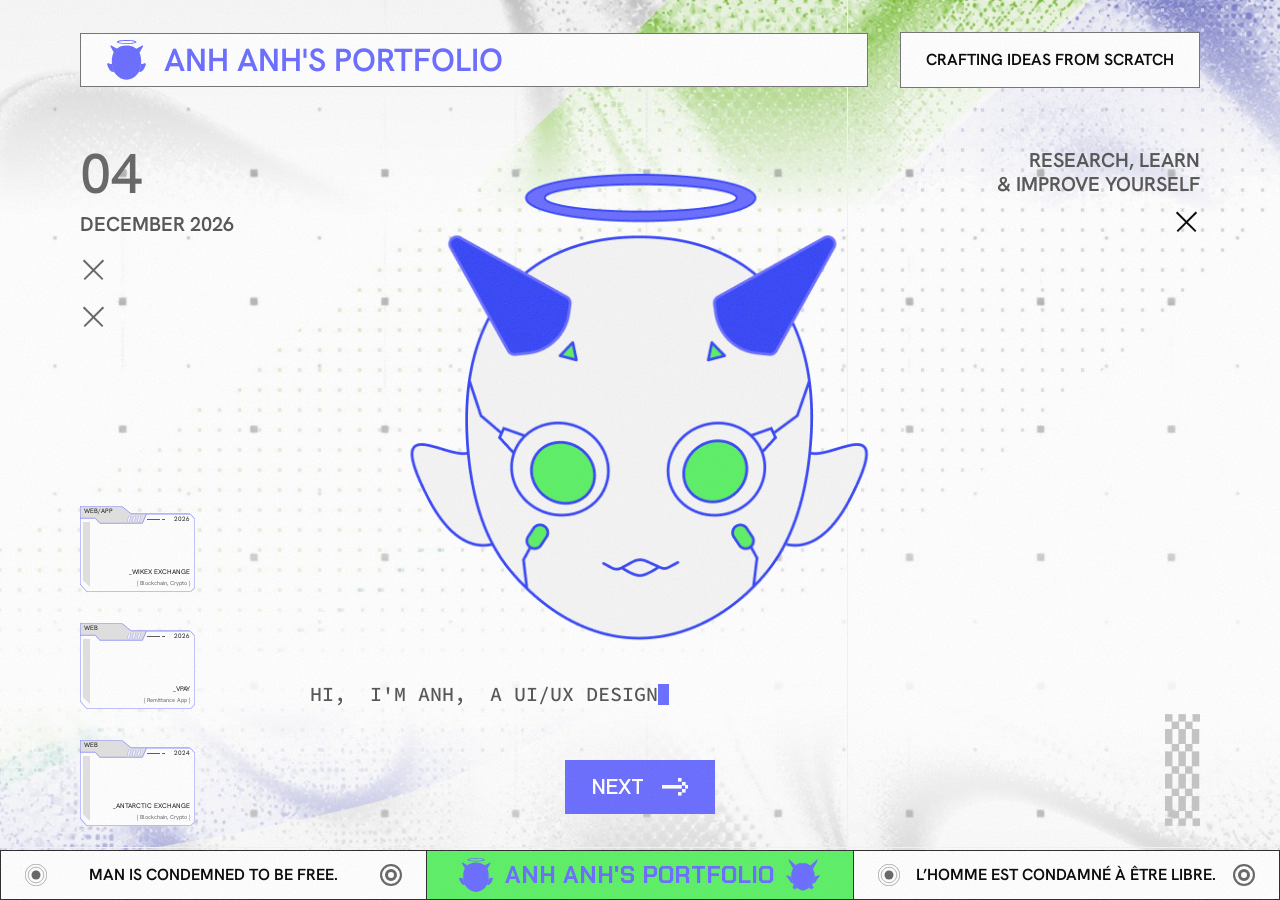
<file: index.html>
<!doctype html>
<html lang="en" data-theme="dark">
<head>
  <meta charset="utf-8">
  <meta name="viewport" content="width=device-width, initial-scale=1">
  <title>Anh Anh's Portfolio</title>
  <meta name="description" content="Hue Anh — UI/UX designer from Ho Chi Minh City, specializing in blockchain, crypto and fintech products.">
  <!-- link preview (Messenger, Zalo, LinkedIn, Slack…) -->
  <meta property="og:type" content="website">
  <meta property="og:url" content="https://ankank.netlify.app/">
  <meta property="og:title" content="Anh Anh's Portfolio">
  <meta property="og:description" content="Hue Anh — UI/UX designer from Ho Chi Minh City, specializing in blockchain, crypto and fintech products.">
  <meta property="og:image" content="https://ankank.netlify.app/assets/og-image.jpg">
  <meta property="og:image:width" content="1200">
  <meta property="og:image:height" content="630">
  <meta name="twitter:card" content="summary_large_image">
  <meta name="twitter:image" content="https://ankank.netlify.app/assets/og-image.jpg">
  <link rel="icon" href="assets/brand/logo.svg" type="image/svg+xml">
  <link rel="preconnect" href="https://fonts.googleapis.com">
  <link rel="preconnect" href="https://fonts.gstatic.com" crossorigin>
  <link href="https://fonts.googleapis.com/css2?family=Chakra+Petch:wght@400;600;700&family=Hanken+Grotesk:wght@400;600;700&family=Source+Code+Pro:wght@500&display=swap" rel="stylesheet">
  <link rel="stylesheet" href="css/style.css">
  <script>
    // Apply the saved theme before first paint to avoid a flash.
    try {
      var t = localStorage.getItem('theme');
      if (t === 'light' || t === 'dark') document.documentElement.dataset.theme = t;
    } catch (e) {}
  </script>
</head>
<body>
  <!-- ============ LOADING (only shows up when the page takes a while) ============ -->
  <div class="loader" id="loader" role="progressbar" aria-label="Loading" aria-valuemin="0" aria-valuemax="100" aria-valuenow="0">
    <img class="loader__bg" src="assets/intro/intro-bg.jpg" alt="" width="1920" height="1080">
    <img class="loader__head" src="assets/intro/head-loading.png" alt="" width="618" height="574">
    <div class="loader__bar"><span class="loader__fill" id="loader-fill"></span></div>
  </div>

  <!-- Water ripple used while head 2 appears -->
  <svg class="fx-defs" width="0" height="0" aria-hidden="true" focusable="false">
    <filter id="ripple" x="-10%" y="-10%" width="120%" height="120%">
      <feTurbulence id="ripple-noise" type="turbulence" baseFrequency="0.012 0.04" numOctaves="2" seed="3" result="noise"/>
      <feDisplacementMap id="ripple-map" in="SourceGraphic" in2="noise" scale="0" xChannelSelector="R" yChannelSelector="G"/>
    </filter>
    <!-- paints a graphic in one flat violet (light theme tool hover) -->
    <filter id="fx-violet" color-interpolation-filters="sRGB">
      <feFlood flood-color="#686bff"/>
      <feComposite in2="SourceAlpha" operator="in"/>
    </filter>
  </svg>

  <!-- ============ INTRO ============ -->
  <section class="intro" id="intro" aria-label="Welcome">
    <div class="intro__bg" aria-hidden="true">
      <img class="intro__bg-img" src="assets/intro/intro-bg.jpg" alt="" width="1920" height="1080">
    </div>

    <header class="intro__top">
      <button class="intro__brand" id="intro-brand" type="button" aria-label="Anh Anh's Portfolio, enter">
        <span class="head-swap" aria-hidden="true">
          <img class="head-swap__cat" src="assets/intro/logo-small.svg" alt="" width="39" height="40">
          <img class="head-swap__robot" src="assets/intro/logo-robot.svg" alt="" width="43" height="40">
        </span>
        <span>Anh Anh's Portfolio</span>
      </button>
      <button class="intro__tagline" id="intro-craft" type="button">Crafting ideas from scratch</button>
    </header>

    <!-- Side details: today's date (left) and a small note (right) -->
    <aside class="intro__side intro__side--left" aria-label="Today">
      <div class="intro__date">
        <time class="intro__day" id="intro-day">01</time>
        <span class="intro__month" id="intro-month">October 2026</span>
        <span class="intro__plus" aria-hidden="true"></span>
        <span class="intro__plus intro__plus--2" aria-hidden="true"></span>
      </div>
    </aside>
    <aside class="intro__side intro__side--right" aria-label="Motto">
      <p class="intro__motto">Research, Learn<br>&amp; Improve Yourself</p>
      <span class="intro__plus" aria-hidden="true"></span>
      <svg class="intro__decor" width="47" height="150" viewBox="0 0 47 150" aria-hidden="true">
        <g fill="#c4c4c4">
          <rect x="0" y="0" width="10" height="10"/><rect x="18" y="0" width="10" height="10"/><rect x="37" y="0" width="10" height="10"/>
          <rect x="9" y="10" width="10" height="10"/><rect x="27" y="10" width="10" height="10"/>
          <rect x="0" y="20" width="10" height="20"/><rect x="18" y="20" width="10" height="20"/><rect x="36" y="20" width="10" height="20"/>
          <rect x="9" y="40" width="10" height="10"/><rect x="27" y="40" width="10" height="10"/>
          <rect x="0" y="50" width="10" height="20"/><rect x="18" y="50" width="10" height="20"/><rect x="36" y="50" width="10" height="20"/>
          <rect x="9" y="70" width="10" height="10"/><rect x="27" y="70" width="10" height="10"/>
          <rect x="0" y="80" width="10" height="20"/><rect x="18" y="80" width="10" height="20"/><rect x="36" y="80" width="10" height="20"/>
          <rect x="9" y="100" width="10" height="10"/><rect x="27" y="100" width="10" height="10"/>
          <rect x="0" y="110" width="10" height="20"/><rect x="18" y="110" width="10" height="20"/><rect x="36" y="110" width="10" height="20"/>
          <rect x="9" y="130" width="10" height="10"/><rect x="27" y="130" width="10" height="10"/>
          <rect x="0" y="140" width="10" height="10"/><rect x="18" y="140" width="10" height="10"/><rect x="37" y="140" width="10" height="10"/>
        </g>
      </svg>
    </aside>

    <div class="intro__main">
      <div class="mascot is-booting" id="mascot" role="button" tabindex="0" aria-label="Anh's mascot. Click to switch heads">
        <img class="mascot__head mascot__head--2" src="assets/intro/head-2.png" alt="" width="618" height="574">
        <img class="mascot__head mascot__head--1" src="assets/intro/head-1.png" alt="" width="470" height="574">
        <!-- Hover lens: reveals head 1 inside a small circle that follows the cursor -->
        <!-- Magnifier: a glass that follows the cursor and shows head 1 enlarged -->
        <div class="mascot__lens" aria-hidden="true">
          <div class="mascot__zoom"><img src="assets/intro/head-1.png" alt="" width="470" height="574"></div>
        </div>
        <span class="mascot__glass" aria-hidden="true"></span>
        <!-- Pixel squares that cover head 1 before head 2 appears (filled by JS) -->
        <div class="mascot__pixels" aria-hidden="true"></div>
      </div>
      <p class="intro__hello" id="intro-hello">Hi,&nbsp; I'm Anh,&nbsp; a UI/UX designer from HCM City, Vietnam.<br>Welcome to my Home</p>
      <button class="btn-next" id="intro-next" type="button">
        Next <span class="pixel-arrow" aria-hidden="true"></span>
      </button>
    </div>

    <!-- Project folders: bottom left on wide screens, a row under Next on phones -->
    <nav class="intro__folders" aria-label="Featured projects">
      <a class="folder intro__folder" href="project.html?p=wikex" data-project="wikex" data-art="a" aria-label="Open Wikex Exchange project">
        <span class="folder__type">Web/App</span>
        <span class="folder__year">2026</span>
        <span class="folder__name">_Wikex Exchange</span>
        <span class="folder__tags">{ Blockchain, crypto }</span>
      </a>
      <a class="folder intro__folder" href="project.html?p=vpay" data-project="vpay" data-art="b" aria-label="Open VPay project">
        <span class="folder__type">Web</span>
        <span class="folder__year">2026</span>
        <span class="folder__name">_Vpay</span>
        <span class="folder__tags">{ Remittance app }</span>
      </a>
      <a class="folder intro__folder" href="project.html?p=antarctic" data-project="antarctic" data-art="b" aria-label="Open Antarctic Exchange project">
        <span class="folder__type">Web</span>
        <span class="folder__year">2024</span>
        <span class="folder__name">_Antarctic Exchange</span>
        <span class="folder__tags">{ Blockchain, crypto }</span>
      </a>
    </nav>
    <!-- Crafting ideas: a big head fills the screen for ~1.5s, then the intro comes back -->
    <div class="craft" id="craft" aria-hidden="true" hidden>
      <img class="craft__art craft__art--wide" alt="" width="1920" height="1080">
      <img class="craft__art craft__art--std" alt="" width="1440" height="1080">
      <img class="craft__head" id="craft-head" alt="" width="618" height="574">
    </div>

    <footer class="intro__bottom">
      <div class="intro__quote">
        <img src="assets/intro/quote-icon.svg" alt="" width="22" height="22">
        <span class="fx-scramble">Man is condemned to be free.</span>
        <span class="ring-icon" aria-hidden="true"></span>
      </div>
      <div class="intro__badge">
        <img src="assets/intro/logo-footer.svg" alt="" width="45" height="46">
        <span class="fx-wave">Anh Anh's Portfolio</span>
        <img src="assets/intro/mascot-mini.svg" alt="" width="46" height="43">
      </div>
      <div class="intro__quote">
        <img src="assets/intro/quote-icon.svg" alt="" width="22" height="22">
        <span class="fx-scramble">L’homme est condamné à être libre.</span>
        <span class="ring-icon" aria-hidden="true"></span>
      </div>
    </footer>
  </section>

  <!-- ============ HOME ============ -->
  <div class="home" id="home" hidden>
    <img class="home__floor" src="assets/bg/grid-floor.png" alt="" aria-hidden="true">

    <nav class="nav">
      <div class="nav__inner">
        <a class="nav__logo" href="#" id="logo-link" aria-label="Back to intro">
          <span class="head-swap" aria-hidden="true"><svg class="nav__logo-art head-swap__cat" width="44.8687" height="45.6452" viewBox="0 0 44.8687 45.6452" fill="none" xmlns="http://www.w3.org/2000/svg" aria-hidden="true" focusable="false"><g id="Layer_1" clip-path="url(#clip0_0_490)"><path id="Vector" d="M7.98714 36.2991C5.75036 36.8312 3.51976 35.2162 1.79036 31.8688C-2.74199 23.0887 3.3558 27.8995 5.59567 27.3674" fill="currentColor"/><path id="Vector_2" d="M36.8848 36.2983C39.1215 36.8304 41.3521 35.2155 43.0815 31.8681C47.6139 23.088 41.5161 27.8988 39.2762 27.3667" fill="currentColor"/><path id="Vector_3" d="M5.55273 25.8417C5.82189 30.8536 6.9573 35.5035 9.8252 38.9097C13.021 42.7088 17.4111 45.487 22.4168 45.487C27.308 45.487 31.7228 42.8387 34.7949 39.1819C37.6751 35.7571 38.9559 30.9804 39.2777 25.8417C40.113 12.5602 32.7901 6.19636 22.4168 6.19636C12.0434 6.19636 4.84736 12.7211 5.55273 25.8417Z" fill="currentColor"/><path id="Vector_4" d="M40.5736 6.27387L30.1539 12.0654C29.9002 12.2046 29.761 12.4892 29.8012 12.7738L29.9311 13.6865C30.2281 15.7655 31.905 17.3711 33.9932 17.5815L35.1874 17.7022C35.4659 17.73 35.7319 17.5908 35.868 17.3464L41.5234 7.22055C41.8668 6.6049 41.1893 5.92737 40.5736 6.27077V6.27387Z" fill="currentColor"/><path id="Vector_5" d="M4.88753 6.27354L15.3073 12.065C15.561 12.2043 15.7002 12.4889 15.66 12.7735L15.53 13.6862C15.233 15.7652 13.5562 17.3708 11.4679 17.5812L10.2738 17.7019C9.99532 17.7297 9.72925 17.5905 9.59313 17.3461L3.93775 7.22641C3.59435 6.61076 4.27188 5.93323 4.88753 6.27663V6.27354Z" fill="currentColor"/><path id="Vector_6" d="M22.578 0.107953C16.3689 0.107953 11.3354 1.1227 11.3354 2.37258C11.3354 3.62245 16.3689 4.6372 22.578 4.6372C28.7872 4.6372 33.8207 3.62245 33.8207 2.37258C33.8207 1.1227 28.7841 0.107953 22.578 0.107953ZM22.578 3.70598C17.3775 3.70598 13.1638 3.10889 13.1638 2.37258C13.1638 1.63627 17.3775 1.03917 22.578 1.03917C27.7786 1.03917 31.9923 1.63627 31.9923 2.37258C31.9923 3.10889 27.7786 3.70598 22.578 3.70598Z" fill="currentColor"/></g><defs><clipPath id="clip0_0_490"><rect width="44.8687" height="45.6452" fill="white"/></clipPath></defs></svg><img class="head-swap__robot" src="assets/intro/logo-robot.svg" alt="" width="49" height="46"></span>
        </a>
        <h1 class="nav__title">Portfolio</h1>
        <div class="nav__right">
          <button class="theme-toggle" id="theme-toggle" type="button" aria-label="Switch to light mode">
            <svg class="icon-sun" width="24" height="24" viewBox="0 0 24 24" fill="none" xmlns="http://www.w3.org/2000/svg" aria-hidden="true" focusable="false"><g id="Frame"><path id="Vector" d="M12 3V5.25M18.364 5.636L16.773 7.227M21 12H18.75M18.364 18.364L16.773 16.773M12 18.75V21M7.227 16.773L5.636 18.364M5.25 12H3M7.227 7.227L5.636 5.636M15.75 12C15.75 12.9946 15.3549 13.9484 14.6517 14.6517C13.9484 15.3549 12.9946 15.75 12 15.75C11.0054 15.75 10.0516 15.3549 9.34835 14.6517C8.64509 13.9484 8.25 12.9946 8.25 12C8.25 11.0054 8.64509 10.0516 9.34835 9.34835C10.0516 8.64509 11.0054 8.25 12 8.25C12.9946 8.25 13.9484 8.64509 14.6517 9.34835C15.3549 10.0516 15.75 11.0054 15.75 12Z" stroke-width="1.5" stroke-linecap="round" stroke-linejoin="round" stroke="currentColor"/></g></svg>
            <svg class="icon-moon" width="24" height="24" viewBox="0 0 24 24" fill="none" stroke="currentColor" stroke-width="1.5" xmlns="http://www.w3.org/2000/svg" aria-hidden="true" focusable="false"><path stroke-linecap="round" stroke-linejoin="round" d="M21.752 15.002A9.72 9.72 0 0 1 18 15.75c-5.385 0-9.75-4.365-9.75-9.75 0-1.33.266-2.597.748-3.752A9.753 9.753 0 0 0 3 11.25C3 16.635 7.365 21 12.75 21a9.753 9.753 0 0 0 9.002-5.998Z"/></svg>
          </button>
          <button class="nav__link" type="button" data-open-cv>_RESUME</button>
        </div>
        <button class="nav__menu" id="menu-toggle" type="button" aria-label="Open menu" aria-expanded="false" aria-controls="menu-panel">
          <span class="nine-dots" aria-hidden="true"></span>
        </button>
      </div>
      <div class="menu-panel" id="menu-panel" hidden>
        <button class="menu-panel__item" type="button" data-action="theme">SWITCH THEME</button>
        <button class="menu-panel__item" type="button" data-open-cv>_RESUME</button>
      </div>
    </nav>

    <main class="bento">
      <div class="col col--left">

      <!-- BIO -->
      <section class="card card--bio" aria-labelledby="bio-h">
        <h2 class="card__label" id="bio-h"><span class="hl">Bio</span></h2>
        <div class="bio__text hl-block">
          <p>Hello! I'm Hue Anh, based in Ho Chi Minh City, Vietnam. I have three years of experience in graphic design and UI/UX Designer, specializing in blockchain, crypto and fintech applications</p>
          <p>My design approach focuses on system clarity, efficient user flows, and meaningful user interactions.</p>
          <p>In my current role, I work closely with cross-functional teams to ensure aesthetics and functionality are seamlessly integrated, delivering the best overall user experience.</p>
        </div>
        <span class="corners" aria-hidden="true"></span>
      </section>

      <!-- ACTIVE QUESTS + SOFTWARE TOOLS -->
      <section class="card card--quests" aria-labelledby="quests-h">
        <span class="corners" aria-hidden="true"></span>
        <h2 class="card__label" id="quests-h">Active Quests</h2>
        <div class="folders">
          <button class="folder" type="button" data-project="wikex" data-art="a" aria-label="Open Wikex Exchange">
            <span class="folder__type">Web/App</span>
            <span class="folder__year">2026</span>
            <span class="folder__name">_Wikex exchange</span>
            <span class="folder__tags">{ Blockchain, crypto }</span>
          </button>
          <button class="folder" type="button" data-project="vpay" data-art="b" aria-label="Open VPay">
            <span class="folder__type">Web</span>
            <span class="folder__year">2026</span>
            <span class="folder__name">_Vpay</span>
            <span class="folder__tags">{ Remittance app }</span>
          </button>
          <button class="folder" type="button" data-project="antarctic" data-art="b" aria-label="Open Antarctic Exchange">
            <span class="folder__type">Web</span>
            <span class="folder__year">2024</span>
            <span class="folder__name">_Antarctic Exchange</span>
            <span class="folder__tags">{ Blockchain, crypto }</span>
          </button>
          <button class="folder" type="button" data-project="lppm" data-art="a" aria-label="Open LPPM Rental">
            <span class="folder__type">Web</span>
            <span class="folder__year">2023</span>
            <span class="folder__name">_LPpm Rental</span>
            <span class="folder__tags">{ Renting apartment }</span>
          </button>
        </div>

        <section class="card card--tools" aria-labelledby="tools-h">
          <h2 class="card__label" id="tools-h">Software Tools</h2>
          <ul class="tools">
            <li class="tool"><img class="tool__def tool__def--figma" src="assets/tools/figma.svg" alt="Figma" width="44" height="44"><img class="tool__hov" src="assets/tools/hover-1.svg" alt="" width="44" height="44"></li>
            <li class="tool"><img class="tool__def" src="assets/tools/ps.svg" alt="Photoshop" width="44" height="44"><span class="tool__hov tool-diamonds" aria-hidden="true"><i></i><i></i><i></i><i></i></span></li>
            <li class="tool"><img class="tool__def" src="assets/tools/ai.svg" alt="Illustrator" width="44" height="44"><span class="tool__hov tool-arrow" aria-hidden="true"><img src="assets/tools/hover-3-polygon.svg" alt=""><i></i><i></i><i></i></span></li>
            <li class="tool"><img class="tool__def" src="assets/tools/id.svg" alt="InDesign" width="44" height="44"><img class="tool__hov tool__hov--4" src="assets/tools/hover-4.svg" alt="" width="36" height="42"></li>
            <li class="tool"><img class="tool__def" src="assets/tools/clip.svg" alt="Clip Studio Paint" width="44" height="44"><img class="tool__hov" src="assets/tools/hover-5.svg" alt="" width="44" height="44"></li>
            <li class="tool"><img class="tool__def tool__def--claude" src="assets/tools/claude.svg" alt="Claude" width="40" height="40"><img class="tool__hov tool__hov--6" src="assets/tools/hover-6.svg" alt="" width="44" height="44"></li>
          </ul>
          <span class="corners corners--grey" aria-hidden="true"></span>
        </section>
      </section>

      </div>
      <div class="col col--right">
      <div class="row-top">

      <!-- TRAINING GROUND -->
      <section class="card card--training" aria-labelledby="training-h">
        <img class="training__glitch" src="assets/hover/training-glitch.svg" alt="" aria-hidden="true">
        <h2 class="card__label" id="training-h"><span class="hl">Training Ground</span></h2>
        <ul class="list">
          <li class="list__item hl-block"><span class="list__meta">2023</span><span class="list__text">Learning UI UX Design at REBO Class</span></li>
          <li class="list__item hl-block"><span class="list__meta">2021 - 2022</span><span class="list__text">Learning Graphics Design at DPI CENTER</span></li>
          <li class="list__item hl-block"><span class="list__meta">2020 - 2021</span><span class="list__text">Learning Webtoon Basic at COMIC MEDIA ACADEMY VIETNAM</span></li>
          <li class="list__item hl-block"><span class="list__meta">2016 - 2020</span><span class="list__text">Learning Psychology Major at SAI GON University</span></li>
        </ul>
        <img class="training__ellipse" src="assets/hover/training-ellipse.svg" alt="" aria-hidden="true">
        <span class="corners corners--violet" aria-hidden="true"></span>
      </section>

      <!-- SEND AN INVITE -->
      <section class="card card--invite" aria-labelledby="invite-h">
        <span class="corners corners--green" aria-hidden="true"></span>
        <img class="invite__pattern" src="assets/icons/invite-pattern.svg" alt="" aria-hidden="true">
        <img class="invite__pattern-hover" src="assets/hover/invite-pattern.svg" alt="" aria-hidden="true">
        <h2 class="card__label" id="invite-h"><span class="hl">Send an Invite</span></h2>
        <ul class="list list--contact">
          <li class="list__item hl-block"><span class="list__meta">LinkedIn</span><a class="list__text" href="https://www.linkedin.com/in/anh-hue-3baa8a1aa/" target="_blank" rel="noopener">Anh Hue</a></li>
          <li class="list__item hl-block"><span class="list__meta">Phone number</span><a class="list__text" href="tel:+84836337924" data-tip="phone" data-copy="0836337924">(+84) 83 6337 924</a></li>
          <li class="list__item hl-block"><span class="list__meta">Email</span><a class="list__text" href="mailto:vunguyenhueanh.gl@gmail.com" data-tip="mail" data-copy="vunguyenhueanh.gl@gmail.com">vunguyenhueanh.gl@gmail.com</a></li>
        </ul>
        <!-- Compact contact row used at tablet/mobile widths -->
        <ul class="contact-icons">
          <li><a class="contact-icon contact-icon--ring" href="https://www.linkedin.com/in/anh-hue-3baa8a1aa/" target="_blank" rel="noopener" aria-label="LinkedIn: Anh Hue" data-tip="linkedin"><svg class="contact-icon__art" width="36" height="36" viewBox="0 0 36 36" fill="none" xmlns="http://www.w3.org/2000/svg" aria-hidden="true" focusable="false"><g id="LinkedinLogo" clip-path="url(#clip0_0_65)"><g id="Vector"></g><g id="icons8-linkedin 1"><path id="Vector_2" d="M12.8268 10.1661C11.801 10.1661 10.9688 10.9969 10.9688 12.0228C10.9688 13.0487 11.8003 13.8987 12.8254 13.8987C13.8506 13.8987 14.6835 13.0487 14.6835 12.0228C14.6835 10.9976 13.8527 10.1661 12.8268 10.1661ZM21.8919 15.088C20.3317 15.088 19.4389 15.9039 19.0107 16.7153H18.9654V15.3063H15.8906V25.6349H19.0945V20.5221C19.0945 19.1749 19.1962 17.873 20.8633 17.873C22.5065 17.873 22.5305 19.4091 22.5305 20.6072V25.6349H25.7303H25.7344V19.9618C25.7344 17.1859 25.1375 15.088 21.8919 15.088ZM11.2242 15.3063V25.6349H14.4308V15.3063H11.2242Z" fill="currentColor"/></g></g><defs><clipPath id="clip0_0_65"><rect width="36" height="36" fill="white"/></clipPath></defs></svg></a></li>
          <li><span class="contact-icon" role="img" aria-label="Behance: Vũ Anh" tabindex="0" data-tip="behance"><svg class="contact-icon__art" width="40" height="40" viewBox="0 0 40 40" fill="none" xmlns="http://www.w3.org/2000/svg" aria-hidden="true" focusable="false"><g id="ico nmail"><path id="Vector" d="M20 0C8.97287 0 0 8.97094 0 20C0 31.0291 8.97287 40 20 40C31.0271 40 40 31.0291 40 20C40 8.97094 31.0271 0 20 0ZM20 38.6678C9.70752 38.6678 1.33458 30.2931 1.33458 20C1.33458 9.70687 9.70752 1.33217 20 1.33217C30.2925 1.33217 38.6654 9.70687 38.6654 20C38.6654 30.2931 30.2925 38.6678 20 38.6678Z" fill="currentColor"/><g id="behance 1" clip-path="url(#clip0_0_87)"><path id="Vector_2" d="M18.1729 19.3645C18.1729 19.3645 19.966 19.2314 19.966 17.1287C19.966 15.0259 18.499 13.9996 16.6408 13.9996H10.526V25.7506H16.6408C16.6408 25.7506 20.3736 25.8685 20.3736 22.2822C20.3736 22.2823 20.5364 19.3645 18.1729 19.3645ZM16.2006 16.0882H16.6408C16.6408 16.0882 17.472 16.0882 17.472 17.3109C17.472 18.5334 16.9831 18.7106 16.4287 18.7106H13.2202V16.0882H16.2006ZM16.468 23.6621H13.2202V20.5218H16.6408C16.6408 20.5218 17.8796 20.5055 17.8796 22.1356C17.8796 23.51 16.9543 23.6517 16.468 23.6621ZM25.352 16.9894C20.833 16.9894 20.837 21.5045 20.837 21.5045C20.837 21.5045 20.527 25.9964 25.352 25.9964C25.352 25.9964 29.3729 26.2261 29.3729 22.8716H27.305C27.305 22.8716 27.374 24.1349 25.421 24.1349C25.421 24.1349 23.3528 24.2735 23.3528 22.0905H29.4419C29.4419 22.0904 30.1081 16.9894 25.352 16.9894ZM23.3301 20.5218C23.3301 20.5218 23.5826 18.7106 25.398 18.7106C27.213 18.7106 27.1903 20.5218 27.1903 20.5218H23.3301ZM27.672 16.139H22.8238V14.6919H27.672V16.139Z" fill="currentColor"/></g></g><defs><clipPath id="clip0_0_87"><rect width="18.9514" height="12" fill="white" transform="translate(10.5243 13.9997)"/></clipPath></defs></svg></span></li>
          <li><a class="contact-icon" href="tel:+84836337924" aria-label="Phone (+84) 83 6337 924, click to copy" data-tip="phone" data-copy="0836337924"><svg class="contact-icon__art" width="40" height="40" viewBox="0 0 40 40" fill="none" xmlns="http://www.w3.org/2000/svg" aria-hidden="true" focusable="false"><g id="Group 1000001685"><path id="Vector" d="M20 0C8.97287 0 0 8.97094 0 20C0 31.0291 8.97287 40 20 40C31.0271 40 40 31.0291 40 20C40 8.97094 31.0271 0 20 0ZM20 38.6678C9.70752 38.6678 1.33458 30.2931 1.33458 20C1.33458 9.70687 9.70752 1.33217 20 1.33217C30.2925 1.33217 38.6654 9.70687 38.6654 20C38.6654 30.2931 30.2925 38.6678 20 38.6678Z" fill="currentColor"/><path id="Vector_2" d="M12.0527 15.2864C12.0527 14.7181 12.2785 14.173 12.6803 13.7712C13.0822 13.3693 13.6272 13.1436 14.1956 13.1436H15.1756C15.7898 13.1436 16.3256 13.5621 16.4748 14.1578L17.2641 17.3171C17.3281 17.5728 17.3152 17.8417 17.227 18.0901C17.1388 18.3385 16.9793 18.5554 16.7684 18.7136L15.8448 19.4064C15.7484 19.4786 15.7277 19.5843 15.7548 19.6578C16.158 20.7542 16.7946 21.7498 17.6205 22.5757C18.4465 23.4017 19.4421 24.0383 20.5384 24.4414C20.612 24.4686 20.717 24.4478 20.7898 24.3514L21.4827 23.4278C21.6409 23.217 21.8577 23.0574 22.1061 22.9693C22.3545 22.8811 22.6234 22.8682 22.8791 22.9321L26.0384 23.7214C26.6341 23.8707 27.0527 24.4064 27.0527 25.0214V26.0007C27.0527 26.569 26.8269 27.1141 26.4251 27.5159C26.0232 27.9178 25.4782 28.1436 24.9098 28.1436H23.3027C17.0898 28.1436 12.0527 23.1064 12.0527 16.8936V15.2864Z" fill-rule="evenodd" clip-rule="evenodd" fill="currentColor"/><path id="Vector_3" d="M22.7034 12.4878C22.7357 12.3694 22.8134 12.2685 22.9195 12.2069C23.0256 12.1452 23.1517 12.1277 23.2706 12.1582C24.3877 12.4585 25.4062 13.0471 26.2241 13.8651C27.0421 14.6831 27.6306 15.7017 27.9309 16.8189C27.947 16.8778 27.9513 16.9393 27.9434 16.9999C27.9356 17.0604 27.9157 17.1188 27.885 17.1716C27.8543 17.2244 27.8134 17.2706 27.7647 17.3074C27.716 17.3443 27.6605 17.371 27.6013 17.3861L27.4863 17.4015C27.3845 17.4013 27.2856 17.3674 27.2051 17.3049C27.1247 17.2425 27.0672 17.1551 27.0418 17.0565C26.7818 16.0964 26.275 15.221 25.5716 14.5177C24.8683 13.8143 23.993 13.3074 23.033 13.0474C22.9162 13.015 22.8167 12.9386 22.7552 12.8342C22.6937 12.7298 22.6751 12.6056 22.7034 12.4878ZM22.3968 15.4161C22.9413 15.5652 23.4375 15.8535 23.8367 16.2527C24.2359 16.6519 24.5242 17.1482 24.6733 17.6928C24.6987 17.7914 24.7562 17.8787 24.8367 17.9412C24.9171 18.0036 25.016 18.0376 25.1178 18.0377L25.2328 18.0224C25.3501 17.9883 25.4498 17.9104 25.5112 17.8048C25.5726 17.6991 25.5909 17.5739 25.5624 17.4551C25.373 16.7536 25.003 16.114 24.4892 15.6002C23.9754 15.0864 23.3359 14.7163 22.6344 14.5269C22.5156 14.4984 22.3904 14.5167 22.2848 14.5781C22.1792 14.6395 22.1012 14.7392 22.0672 14.8565C22.0369 14.9744 22.0546 15.0995 22.1163 15.2044C22.1781 15.3093 22.279 15.3854 22.3968 15.4161Z" fill="currentColor"/></g></svg></a></li>
          <li><a class="contact-icon" href="mailto:vunguyenhueanh.gl@gmail.com" aria-label="Email vunguyenhueanh.gl@gmail.com, click to copy" data-tip="mail" data-copy="vunguyenhueanh.gl@gmail.com"><svg class="contact-icon__art" width="40" height="40" viewBox="0 0 40 40" fill="currentColor" xmlns="http://www.w3.org/2000/svg" aria-hidden="true" focusable="false"><path d="M20 0C8.97287 0 0 8.97094 0 20C0 31.0291 8.97287 40 20 40C31.0271 40 40 31.0291 40 20C40 8.97094 31.0271 0 20 0ZM20 38.6678C9.70752 38.6678 1.33458 30.2931 1.33458 20C1.33458 9.70687 9.70752 1.33217 20 1.33217C30.2925 1.33217 38.6654 9.70687 38.6654 20C38.6654 30.2931 30.2925 38.6678 20 38.6678Z"/><path d="M10.4531 17.3086V25.5311C10.4531 26.2936 10.756 27.0249 11.2952 27.564C11.8344 28.1032 12.5656 28.4061 13.3281 28.4061H27.7031C28.4656 28.4061 29.1969 28.1032 29.7361 27.564C30.2752 27.0249 30.5781 26.2936 30.5781 25.5311V17.3086L22.0221 22.5727C21.5691 22.8515 21.0476 22.999 20.5156 22.999C19.9837 22.999 19.4622 22.8515 19.0091 22.5727L10.4531 17.3086Z"/><path d="M30.5781 15.6202V15.4688C30.5781 14.7063 30.2752 13.975 29.7361 13.4358C29.1969 12.8967 28.4656 12.5938 27.7031 12.5938H13.3281C12.5656 12.5938 11.8344 12.8967 11.2952 13.4358C10.756 13.975 10.4531 14.7063 10.4531 15.4688V15.6202L19.7624 21.3491C19.9889 21.4885 20.2497 21.5622 20.5156 21.5622C20.7816 21.5622 21.0423 21.4885 21.2689 21.3491L30.5781 15.6202Z"/></svg></a></li>
        </ul>
      </section>

      </div>

      <!-- EXPERIENCE -->
      <section class="card card--exp" aria-labelledby="exp-h">
        <span class="corners" aria-hidden="true"></span>
        <h2 class="card__label" id="exp-h">Experience working under capitalism</h2>
        <ol class="timeline">
          <li class="job" data-job="orbit" tabindex="0" aria-describedby="job-tip"><div class="job__title"><span>Orbit Technology</span><i class="dash"></i><span><span class="d-long">April 2025 - April 2026</span><span class="d-short">04/2025 - 04/2026</span></span></div><div class="job__role">UI UX Designer / Graphic Design</div></li>
          <li class="job" data-job="whammy" tabindex="0" aria-describedby="job-tip"><div class="job__title"><span>Whammy Tech</span><i class="dash"></i><span><span class="d-long">December 2023 - December 2024</span><span class="d-short">12/2023 - 12/2024</span></span></div><div class="job__role">UI UX Designer / Graphic Design</div></li>
          <li class="job" data-job="rebo" tabindex="0" aria-describedby="job-tip"><div class="job__title"><span>REBO</span><i class="dash"></i><span><span class="d-long">March 2023 - September 2023</span><span class="d-short">03/2023 - 09/2023</span></span></div><div class="job__role">UI UX Designer / Graphic Designer</div></li>
          <li class="job" data-job="s6k" tabindex="0" aria-describedby="job-tip"><div class="job__title"><span>s6k Foundation</span><i class="dash"></i><span><span class="d-long">March 2022 - February 2023</span><span class="d-short">03/2022 - 02/2023</span></span></div><div class="job__role">Graphics Designer</div></li>
        </ol>
      </section>

      </div>

      <!-- PLAYGROUND -->
      <a class="card card--play" href="#" data-open-play aria-labelledby="play-h">
        <span class="corners" aria-hidden="true"></span>
        <span class="card__label">Personal Project</span>
        <span class="play__row">
          <span class="play__title" id="play-h">Playground</span>
          <span class="pixel-arrow pixel-arrow--lg" aria-hidden="true"></span>
        </span>
      </a>
    </main>
  </div>

  <!-- Experience tooltip (filled by JS on hover) -->
  <div class="job-tip" id="job-tip" role="tooltip" hidden></div>

  <!-- ============ PROJECT POPUP ============ -->
  <dialog class="popup" id="popup" aria-label="Project preview">
    <button class="popup__close" type="button" aria-label="Close">&times;</button>
    <div class="popup__body"></div>
  </dialog>

  <!-- ============ PLAYGROUND POPUP (Swiss grid poster style) ============ -->
  <dialog class="play" id="play" aria-labelledby="play-title">
    <div class="play__sheet">
      <header class="play__top">
        <div class="play__cell play__cell--rule">
          <span class="play__k">Personal<br>project</span>
        </div>
        <div class="play__cell play__cell--rule play__cell--end">
          <span class="play__code">72<sup>%</sup></span>
          <button class="play__close" type="button" aria-label="Close">&times;</button>
        </div>
      </header>

      <div class="play__hero">
        <h2 class="play__title" id="play-title">In Pro&shy;gress<sup>&beta;</sup></h2>
        <span class="play__stripes" aria-hidden="true"></span>
        <p class="play__lead">A small lab for creativity, daydreams and ambitious ideas that do not fit in client work yet.</p>
      </div>

      <div class="play__grid">
        <section class="play__block">
          <h3 class="play__k">Experiments</h3>
          <ol class="play__list">
            <li><b>01</b><span>AI&rsquo;s Work</span><em>generated visuals, prompt studies, AI-assisted flows</em></li>
            <li><b>02</b><span>Blender studies</span><em>3D modelling, lighting and short renders</em></li>
            <li><b>03</b><span>Type posters</span><em>Swiss grid, numbers, rules</em></li>
            <li><b>04</b><span>Webtoon sketches</span><em>short strips, hand-drawn</em></li>
          </ol>
        </section>
        <section class="play__block play__block--dark">
          <span class="play__k">Files</span>
          <span class="play__big">24</span>
          <span class="play__k">Experiments</span>
          <span class="play__big">08</span>
        </section>
        <section class="play__block">
          <span class="play__k">Tools</span>
          <p class="play__v">Figma<br>Clip Studio Paint<br>Photoshop<br>CapCut</p>
          <span class="play__k">Started</span>
          <p class="play__v">2026</p>
        </section>
        <section class="play__block play__block--accent">
          <span class="play__k">Next drop</span>
          <span class="play__big">Soon</span>
          <span class="play__v">New experiments every month.</span>
        </section>
      </div>

      <footer class="play__foot">
        <span>Anh Anh's Portfolio</span>
        <span>Ho Chi Minh City &mdash; 10.82&deg; N 106.63&deg; E</span>
        <span>&copy; 2026</span>
      </footer>
    </div>
  </dialog>

  <!-- ============ RESUME POPUP ============ -->
  <dialog class="cv" id="cv" aria-labelledby="cv-title">
    <header class="cv__header">
      <h2 class="cv__title" id="cv-title">Resume</h2>
      <div class="cv__actions">
        <a class="cv__btn cv__portfolio" href="https://www.figma.com/proto/5Z1XfUGiPEzMMhLM8Nl6oK/VUNGUYENHUEANH-Porfolio-UIUX-2025?node-id=3068-3416&amp;scaling=min-zoom&amp;content-scaling=fixed&amp;page-id=3068%3A3415" target="_blank" rel="noopener">View my portfolio</a>
        <a class="cv__btn cv__download" href="assets/cv/VuNguyenHueAnh-CV.pdf" download="VuNguyenHueAnh-CV.pdf" aria-label="Download resume (PDF)">
          <svg width="20" height="20" viewBox="0 0 24 24" fill="none" stroke="currentColor" stroke-width="1.5" xmlns="http://www.w3.org/2000/svg" aria-hidden="true" focusable="false"><path stroke-linecap="round" stroke-linejoin="round" d="M3 16.5v2.25A2.25 2.25 0 0 0 5.25 21h13.5A2.25 2.25 0 0 0 21 18.75V16.5M16.5 12 12 16.5m0 0L7.5 12m4.5 4.5V3"/></svg>
        </a>
        <button class="cv__close" type="button" aria-label="Close resume">&times;</button>
      </div>
    </header>
    <div class="cv__body">
      <img src="assets/cv/VuNguyenHueAnh-CV.png" alt="Resume of Vu Nguyen Hue Anh, UI UX Designer" width="1440" height="3112" loading="lazy">
    </div>
  </dialog>

  <template id="popup-tpl">
    <figure class="popup__art">
      <img alt="">
      <a class="popup__cta" href="#">View more</a>
    </figure>
  </template>

  <script src="js/main.js"></script>
</body>
</html>
</file>
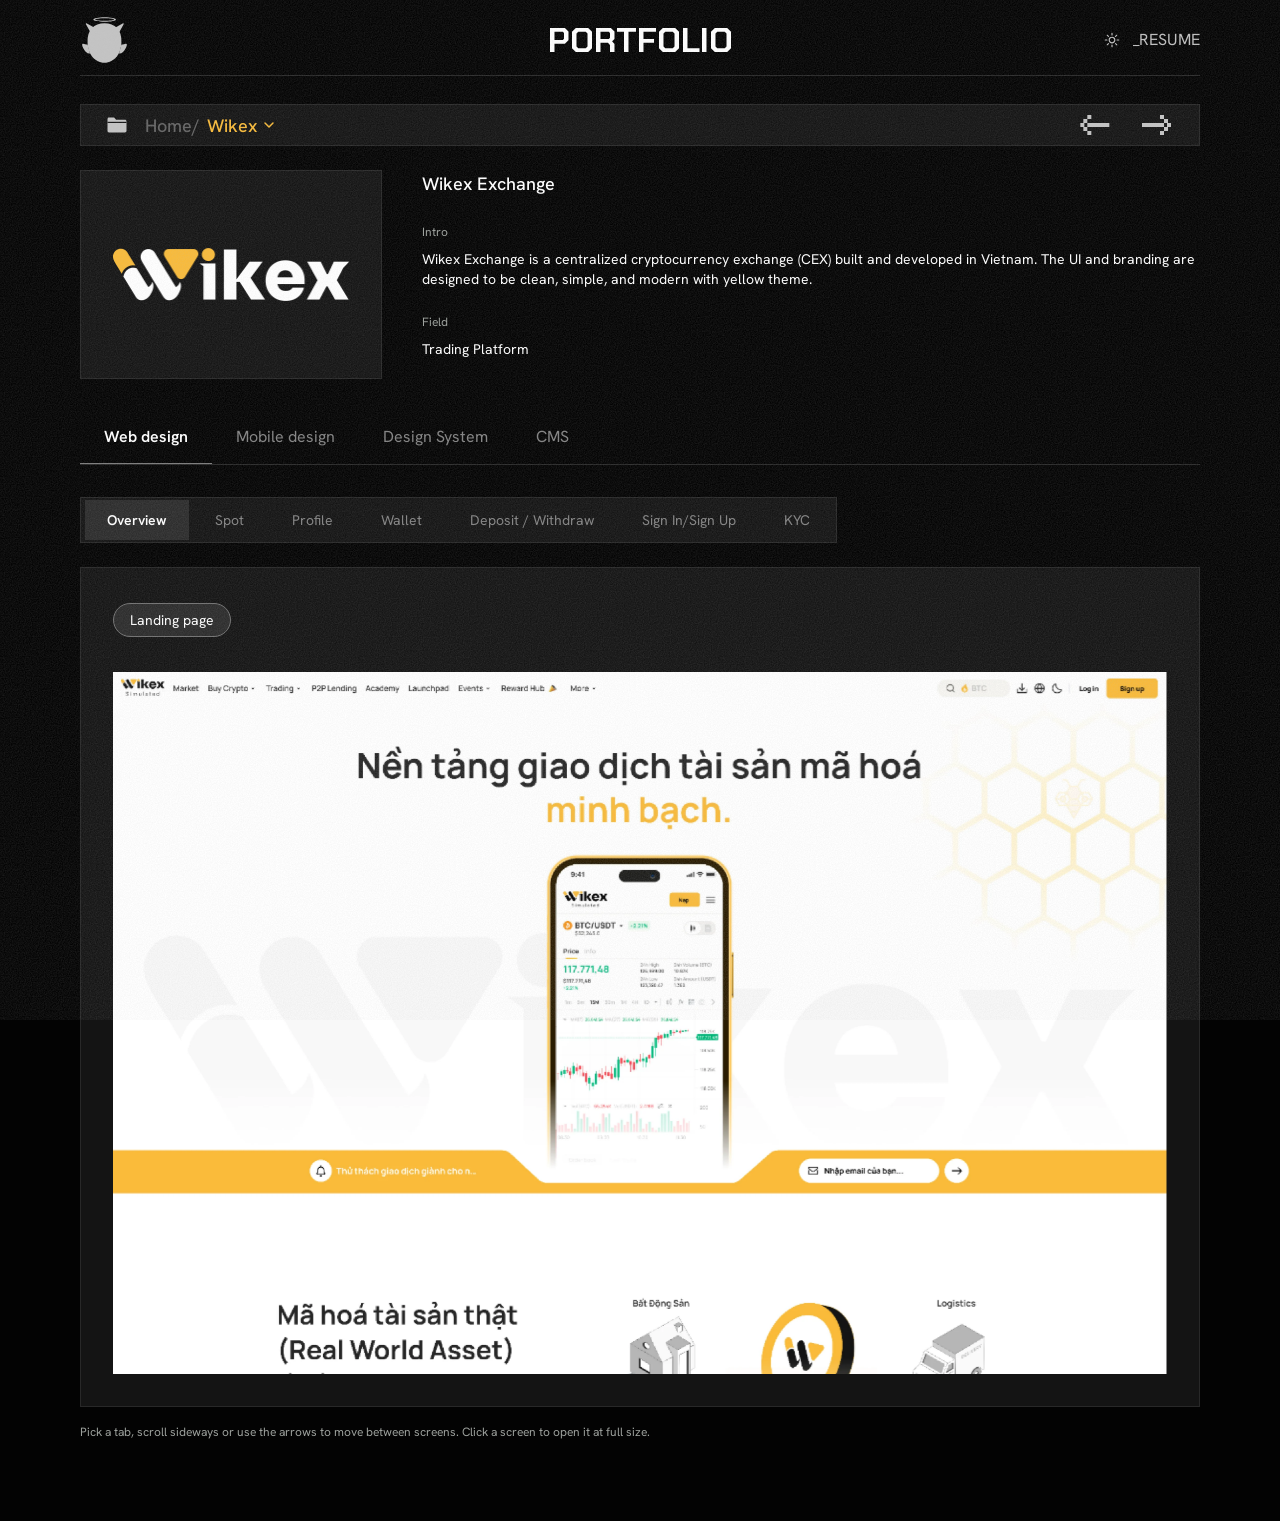
<file: project.html>
<!doctype html>
<html lang="en" data-theme="dark">
<head>
  <meta charset="utf-8">
  <meta name="viewport" content="width=device-width, initial-scale=1">
  <title>Project · Anh Anh's Portfolio</title>
  <meta name="description" content="Case study from Hue Anh's UI/UX portfolio.">
  <!-- link preview (Messenger, Zalo, LinkedIn, Slack…) -->
  <meta property="og:type" content="website">
  <meta property="og:url" content="https://ankank.netlify.app/project.html">
  <meta property="og:title" content="Project · Anh Anh's Portfolio">
  <meta property="og:description" content="Case study from Hue Anh's UI/UX portfolio.">
  <meta property="og:image" content="https://ankank.netlify.app/assets/og-image.jpg">
  <meta property="og:image:width" content="1200">
  <meta property="og:image:height" content="630">
  <meta name="twitter:card" content="summary_large_image">
  <meta name="twitter:image" content="https://ankank.netlify.app/assets/og-image.jpg">
  <link rel="preconnect" href="https://fonts.googleapis.com">
  <link rel="preconnect" href="https://fonts.gstatic.com" crossorigin>
  <link href="https://fonts.googleapis.com/css2?family=Chakra+Petch:wght@400;600;700&family=Hanken+Grotesk:wght@400;500;600;700&family=Source+Code+Pro:wght@500&display=swap" rel="stylesheet">
  <link rel="stylesheet" href="css/style.css">
  <link rel="stylesheet" href="css/project.css">
  <script>
    // Apply the saved theme before first paint to avoid a flash.
    try {
      var t = localStorage.getItem('theme');
      if (t === 'light' || t === 'dark') document.documentElement.dataset.theme = t;
    } catch (e) {}
  </script>
</head>
<body class="project-page">
  <div class="project-shell">
    <nav class="nav">
      <div class="nav__inner">
        <a class="nav__logo" href="index.html#home" aria-label="Back to home">
          <span class="head-swap" aria-hidden="true"><svg class="nav__logo-art head-swap__cat" width="44.8687" height="45.6452" viewBox="0 0 44.8687 45.6452" fill="none" xmlns="http://www.w3.org/2000/svg" aria-hidden="true" focusable="false"><g id="Layer_1" clip-path="url(#clip0_0_490)"><path id="Vector" d="M7.98714 36.2991C5.75036 36.8312 3.51976 35.2162 1.79036 31.8688C-2.74199 23.0887 3.3558 27.8995 5.59567 27.3674" fill="currentColor"/><path id="Vector_2" d="M36.8848 36.2983C39.1215 36.8304 41.3521 35.2155 43.0815 31.8681C47.6139 23.088 41.5161 27.8988 39.2762 27.3667" fill="currentColor"/><path id="Vector_3" d="M5.55273 25.8417C5.82189 30.8536 6.9573 35.5035 9.8252 38.9097C13.021 42.7088 17.4111 45.487 22.4168 45.487C27.308 45.487 31.7228 42.8387 34.7949 39.1819C37.6751 35.7571 38.9559 30.9804 39.2777 25.8417C40.113 12.5602 32.7901 6.19636 22.4168 6.19636C12.0434 6.19636 4.84736 12.7211 5.55273 25.8417Z" fill="currentColor"/><path id="Vector_4" d="M40.5736 6.27387L30.1539 12.0654C29.9002 12.2046 29.761 12.4892 29.8012 12.7738L29.9311 13.6865C30.2281 15.7655 31.905 17.3711 33.9932 17.5815L35.1874 17.7022C35.4659 17.73 35.7319 17.5908 35.868 17.3464L41.5234 7.22055C41.8668 6.6049 41.1893 5.92737 40.5736 6.27077V6.27387Z" fill="currentColor"/><path id="Vector_5" d="M4.88753 6.27354L15.3073 12.065C15.561 12.2043 15.7002 12.4889 15.66 12.7735L15.53 13.6862C15.233 15.7652 13.5562 17.3708 11.4679 17.5812L10.2738 17.7019C9.99532 17.7297 9.72925 17.5905 9.59313 17.3461L3.93775 7.22641C3.59435 6.61076 4.27188 5.93323 4.88753 6.27663V6.27354Z" fill="currentColor"/><path id="Vector_6" d="M22.578 0.107953C16.3689 0.107953 11.3354 1.1227 11.3354 2.37258C11.3354 3.62245 16.3689 4.6372 22.578 4.6372C28.7872 4.6372 33.8207 3.62245 33.8207 2.37258C33.8207 1.1227 28.7841 0.107953 22.578 0.107953ZM22.578 3.70598C17.3775 3.70598 13.1638 3.10889 13.1638 2.37258C13.1638 1.63627 17.3775 1.03917 22.578 1.03917C27.7786 1.03917 31.9923 1.63627 31.9923 2.37258C31.9923 3.10889 27.7786 3.70598 22.578 3.70598Z" fill="currentColor"/></g><defs><clipPath id="clip0_0_490"><rect width="44.8687" height="45.6452" fill="white"/></clipPath></defs></svg><img class="head-swap__robot" src="assets/intro/logo-robot.svg" alt="" width="49" height="46"></span>
        </a>
        <p class="nav__title">Portfolio</p>
        <div class="nav__right">
          <button class="theme-toggle" id="theme-toggle" type="button" aria-label="Switch to light mode">
            <svg class="icon-sun" width="24" height="24" viewBox="0 0 24 24" fill="none" xmlns="http://www.w3.org/2000/svg" aria-hidden="true" focusable="false"><g id="Frame"><path id="Vector" d="M12 3V5.25M18.364 5.636L16.773 7.227M21 12H18.75M18.364 18.364L16.773 16.773M12 18.75V21M7.227 16.773L5.636 18.364M5.25 12H3M7.227 7.227L5.636 5.636M15.75 12C15.75 12.9946 15.3549 13.9484 14.6517 14.6517C13.9484 15.3549 12.9946 15.75 12 15.75C11.0054 15.75 10.0516 15.3549 9.34835 14.6517C8.64509 13.9484 8.25 12.9946 8.25 12C8.25 11.0054 8.64509 10.0516 9.34835 9.34835C10.0516 8.64509 11.0054 8.25 12 8.25C12.9946 8.25 13.9484 8.64509 14.6517 9.34835C15.3549 10.0516 15.75 11.0054 15.75 12Z" stroke-width="1.5" stroke-linecap="round" stroke-linejoin="round" stroke="currentColor"/></g></svg>
            <svg class="icon-moon" width="24" height="24" viewBox="0 0 24 24" fill="none" stroke="currentColor" stroke-width="1.5" xmlns="http://www.w3.org/2000/svg" aria-hidden="true" focusable="false"><path stroke-linecap="round" stroke-linejoin="round" d="M21.752 15.002A9.72 9.72 0 0 1 18 15.75c-5.385 0-9.75-4.365-9.75-9.75 0-1.33.266-2.597.748-3.752A9.753 9.753 0 0 0 3 11.25C3 16.635 7.365 21 12.75 21a9.753 9.753 0 0 0 9.002-5.998Z"/></svg>
          </button>
          <button class="nav__link" type="button" data-open-cv>_RESUME</button>
        </div>
        <button class="nav__menu" id="menu-toggle" type="button" aria-label="Open menu" aria-expanded="false" aria-controls="menu-panel">
          <span class="nine-dots" aria-hidden="true"></span>
        </button>
      </div>
      <div class="menu-panel" id="menu-panel" hidden>
        <button class="menu-panel__item" type="button" data-action="theme">SWITCH THEME</button>
        <button class="menu-panel__item" type="button" data-open-cv>_RESUME</button>
      </div>
    </nav>

    <main class="project" id="project">
      <nav class="crumbs" aria-label="Breadcrumb">
        <div class="crumbs__path">
          <svg class="crumbs__folder" width="24" height="24" viewBox="0 0 24 24" aria-hidden="true" focusable="false"><path d="M2.5 6.2c0-.9.7-1.6 1.6-1.6h5l2 2.2h8.8c.9 0 1.6.7 1.6 1.6v9.4c0 .9-.7 1.6-1.6 1.6H4.1c-.9 0-1.6-.7-1.6-1.6V6.2Z" fill="currentColor"/><path d="M2.5 9.4h19" stroke="var(--card-01)" stroke-width="1.2"/></svg>
          <a class="crumbs__home" href="index.html#home">Home/</a>
          <div class="crumbs__pick">
            <button class="crumbs__name" id="crumb-toggle" type="button" aria-haspopup="true" aria-expanded="false" aria-controls="crumb-menu">
              <span id="crumb-name"></span>
              <svg class="crumbs__caret" width="16" height="16" viewBox="0 0 16 16" fill="none" aria-hidden="true" focusable="false"><path d="m4 6 4 4 4-4" stroke="currentColor" stroke-width="1.5" stroke-linecap="round" stroke-linejoin="round"/></svg>
            </button>
            <ul class="crumbs__menu" id="crumb-menu" hidden></ul>
          </div>
        </div>
        <div class="crumbs__nav">
          <a class="crumbs__arrow crumbs__arrow--prev" id="prev-project" href="#"><span class="pixel-arrow" aria-hidden="true"></span></a>
          <a class="crumbs__arrow" id="next-project" href="#"><span class="pixel-arrow" aria-hidden="true"></span></a>
        </div>
      </nav>

      <section class="pj-intro">
        <div class="pj-intro__logo"><img class="pj-logo pj-logo--dark" id="pj-logo" alt=""><img class="pj-logo pj-logo--light" id="pj-logo-light" alt=""></div>
        <div class="pj-intro__text">
          <h1 class="pj-intro__title" id="pj-title"></h1>
          <dl class="pj-intro__meta">
            <div><dt>Intro</dt><dd id="pj-desc"></dd></div>
            <div><dt>Field</dt><dd id="pj-field"></dd></div>
          </dl>
        </div>
      </section>

      <div class="pj-tabs" role="tablist" aria-label="Sections" id="pj-tabs"></div>
      <div class="pj-subtabs" role="tablist" aria-label="Screens" id="pj-subtabs"></div>
      <section class="pj-view" id="pj-view" role="tabpanel" aria-live="polite"></section>
    </main>
  </div>

  <!-- ============ RESUME POPUP ============ -->
  <dialog class="cv" id="cv" aria-labelledby="cv-title">
    <header class="cv__header">
      <h2 class="cv__title" id="cv-title">Resume</h2>
      <div class="cv__actions">
        <button class="cv__btn cv__portfolio" type="button">View my portfolio</button>
        <a class="cv__btn cv__download" href="assets/cv/VuNguyenHueAnh-CV.pdf" download="VuNguyenHueAnh-CV.pdf" aria-label="Download resume (PDF)">
          <svg width="20" height="20" viewBox="0 0 24 24" fill="none" stroke="currentColor" stroke-width="1.5" xmlns="http://www.w3.org/2000/svg" aria-hidden="true" focusable="false"><path stroke-linecap="round" stroke-linejoin="round" d="M3 16.5v2.25A2.25 2.25 0 0 0 5.25 21h13.5A2.25 2.25 0 0 0 21 18.75V16.5M16.5 12 12 16.5m0 0L7.5 12m4.5 4.5V3"/></svg>
        </a>
        <button class="cv__close" type="button" aria-label="Close resume">&times;</button>
      </div>
    </header>
    <div class="cv__body">
      <img src="assets/cv/VuNguyenHueAnh-CV.png" alt="Resume of Vu Nguyen Hue Anh, UI UX Designer" width="1440" height="3112" loading="lazy">
    </div>
  </dialog>

  <script src="js/project.js"></script>
</body>
</html>
</file>
<file: css/style.css>
/* ==========================================================================
   Anh Anh's Portfolio
   Tokens follow the Figma variables (BUTTERFLY.Exchange DS for dark,
   Kana DS for light).
   ========================================================================== */

:root {
  /* brand */
  --br-01: #5af064;            /* green */
  --br-02: #22d1ca;            /* teal */
  --br-03: #686bff;            /* violet */
  --aux: #3444f7;              /* auxiliary blue */
  --aux-special: #5e81ff;
  --wikex: #f9bb3a;

  /* spacing */
  --sp-1: 8px;
  --sp-1-5: 12px;
  --sp-4: 24px;

  /* type */
  --f-display: "Chakra Petch", system-ui, sans-serif;
  --f-body: "Hanken Grotesk", system-ui, sans-serif;
  --f-mono: "Source Code Pro", ui-monospace, monospace;

  --page-max: 1639px;
  --gutter: 120px;
}

/* ---- Dark (default) ---- */
:root,
:root[data-theme="dark"] {
  color-scheme: dark;
  --bg: #030303;
  --card: #030303;
  --card-01: #141414;
  --card-02: #202020;
  --card-03: #2c2c2c;
  --line: #282828;
  --line-01: #727272;
  --text-01: #ffffff;
  --text-03: #c0c0c0;
  --text-04: #9ca09c;
  --icon-02: #c4c4c4;
  --label: var(--text-03);
  --art-filter: none;          /* dark-drawn SVG art is used as-is */
  --floor-opacity: 1;
}

/* ---- Light (colours from Kana Design System) ---- */
:root[data-theme="light"] {
  color-scheme: light;
  --bg: #ffffff;
  --card: #f4f4f4;
  --card-01: #e9e9e9;
  --card-02: #dcdcdc;
  --card-03: #cfcfcf;
  --line: #dcdcdc;
  --line-01: #b1b1b1;
  --text-01: #141414;
  --text-03: #909090;
  --text-04: #6f736f;          /* Kana #9ca09c is too faint on #f4f4f4; darkened for AA */
  --icon-02: #646464;
  --label: #646464;            /* nc-12 */
  /* The folder / icon art in Figma only exists for the dark theme.
     Inverting it gives the light-grey look of the Kana mock until
     dedicated light assets are exported. */
  --art-filter: invert(1) hue-rotate(180deg);
  --floor-opacity: 0;
}

*,
*::before,
*::after { box-sizing: border-box; }

[hidden] { display: none !important; }

html { -webkit-text-size-adjust: 100%; }

body {
  margin: 0;
  background: var(--bg);
  color: var(--text-01);
  font: 400 16px/24px var(--f-body);
  -webkit-font-smoothing: antialiased;
  overflow-x: hidden;
}

img { display: block; max-width: none; }
a { color: inherit; text-decoration: none; }
button { font: inherit; color: inherit; background: none; border: 0; padding: 0; cursor: pointer; }
ul, ol { list-style: none; margin: 0; padding: 0; }
h1, h2, p { margin: 0; font-weight: inherit; }

:focus-visible { outline: 2px solid var(--br-03); outline-offset: 2px; }

/* Pixel arrow (built from 6px squares in Figma) */
.pixel-arrow {
  --px: 4.8px;
  position: relative;
  display: inline-block;
  width: calc(var(--px) * 7.333);
  height: calc(var(--px) * 5);
  flex: none;
  background:
    linear-gradient(currentColor 0 0) 0 calc(var(--px) * 2) / calc(var(--px) * 5.5) var(--px),
    linear-gradient(currentColor 0 0) calc(var(--px) * 6.333) calc(var(--px) * 2) / var(--px) var(--px),
    linear-gradient(currentColor 0 0) calc(var(--px) * 5.5) var(--px) / var(--px) var(--px),
    linear-gradient(currentColor 0 0) calc(var(--px) * 4.5) 0 / var(--px) var(--px),
    linear-gradient(currentColor 0 0) calc(var(--px) * 5.5) calc(var(--px) * 3) / var(--px) var(--px),
    linear-gradient(currentColor 0 0) calc(var(--px) * 4.5) calc(var(--px) * 4) / var(--px) var(--px);
  background-repeat: no-repeat;
}
.pixel-arrow--lg { --px: 6px; color: #d9d9d9; }

/* ==========================================================================
   INTRO
   ========================================================================== */
.intro {
  position: relative;
  min-height: 100vh;
  min-height: 100svh;
  display: flex;
  flex-direction: column;
  background: #f4f4f4;
  color: #030303;
  overflow: hidden;
  isolation: isolate;
}
.intro.is-leaving { animation: intro-out .6s ease forwards; }
@keyframes intro-out { to { opacity: 0; transform: scale(1.03); } }

.intro__bg { position: absolute; inset: 0; z-index: -1; pointer-events: none; }
.intro__bg-img {
  position: absolute;
  inset: 0;
  width: 100%; height: 100%;
  object-fit: cover;
  transform-origin: 50% 50%;
  will-change: transform;
  /* Slow, gentle drift of the background */
  animation: liquid-drift 24s ease-in-out infinite alternate;
}
@keyframes liquid-drift {
  0%   { transform: scale(1.02) translate(0, 0); }
  50%  { transform: scale(1.06) translate(-1%, .8%); }
  100% { transform: scale(1.04) translate(1%, -.6%); }
}

.intro__top {
  display: flex;
  gap: 32px;
  align-items: center;
  padding: 32px var(--gutter);
}
.intro__brand,
.intro__tagline {
  background: #fff;
  border: 1px solid var(--line-01, #727272);
  display: flex;
  align-items: center;
}
.intro__brand {
  flex: 1;
  text-align: left;
  transition: background .2s;
  gap: 16px;
  padding: 6px 24px;
  font: 600 32px/24px var(--f-body);
  color: var(--br-03);
  text-transform: uppercase;
}
.intro__tagline {
  padding: 15px 25px;
  font: 600 16px/24px var(--f-body);
  text-transform: uppercase;
  white-space: nowrap;
}

/* ---- Side details (desktop only) ---- */
.intro__side {
  position: absolute;
  top: 148px;              /* below the top bar */
  bottom: 74px;            /* above the footer */
  display: flex;
  flex-direction: column;
  pointer-events: none;
}
.intro__side--left { left: var(--gutter); justify-content: space-between; }
.intro__side--right { right: var(--gutter); align-items: flex-end; gap: 12px; text-align: right; }
/* margin-top lines the top of the day up with the top of the motto */
.intro__date { display: flex; flex-direction: column; gap: 20px; margin-top: 8px; color: #646464; text-transform: uppercase; }
.intro__day { font: 500 56px/36px var(--f-body); }
.intro__month { font: 600 20px/24px var(--f-body); color: #525252; }
.intro__plus {
  position: relative;
  width: 27px; height: 27px;
  transform: rotate(45deg);           /* reads as an x */
  animation: plus-blink 1.2s steps(1) infinite;
}
.intro__plus::before,
.intro__plus::after { content: ""; position: absolute; background: currentColor; }
.intro__plus::before { left: 0; right: 0; top: 50%; height: 2px; margin-top: -1px; }
.intro__plus::after { top: 0; bottom: 0; left: 50%; width: 2px; margin-left: -1px; }
@keyframes plus-blink { 0% { color: var(--br-03); } 50% { color: #c4c4c4; } }
.intro__decor { display: block; margin-top: auto; width: 35px; height: 112px; }
.intro__plus--2 { animation-delay: .6s; }
.intro__motto { font: 600 20px/24px var(--f-body); color: #525252; text-transform: uppercase; }

/* Project folders: light artwork on the light intro, in both themes */
.intro__folders {
  position: absolute;
  left: var(--gutter);
  bottom: 74px;
  z-index: 1;
  display: flex;
  flex-direction: column;
  gap: clamp(8px, 3.5vh, 48px);
  /* shrink with the height left under the date so short windows still fit all three */
  width: clamp(64px, min(9vw, (100svh - 430px) / 2.55), 170px);
}
.folder.intro__folder { display: block; color: #141414; }
.folder.intro__folder .folder__art { filter: none; }
.folder.intro__folder .folder__tags { color: #646464; }
.folder.intro__folder .art-bar { background: #595959; }

/* Tablet: the side details stay, smaller (Figma 810 frame) */
@media (max-width: 1100px) {
  .intro__side { top: 164px; bottom: 76px; }
  .intro__side--left { left: 32px; }
  .intro__side--right { right: 32px; gap: 20px; }
  .intro__date { gap: 16px; }
  .intro__month { font-size: 14px; line-height: 20px; }
  .intro__motto { width: 150px; font-size: 14px; line-height: 20px; }
  .intro__plus { width: 14px; height: 14px; }
  .intro__folders { left: 32px; bottom: 76px; width: clamp(64px, (100svh - 430px) / 2.55, 160px); }
}
/* Phone: no side details; the folders sit in a row under the Next button */
@media (max-width: 640px) {
  .intro__side { display: none; }
  .intro__folders {
    position: static;
    flex-direction: row;
    justify-content: space-between;
    gap: 12px;
    width: auto;
    max-width: 343px;
    margin: 0 16px 24px;
    align-self: stretch;
  }
  .intro__folder { flex: 1 1 0; max-width: 120px; }
}
@media (min-width: 380px) and (max-width: 640px) { .intro__folders { margin-left: auto; margin-right: auto; width: calc(100% - 32px); } }

.intro__main {
  flex: 1;
  display: flex;
  flex-direction: column;
  align-items: center;
  justify-content: center;
  gap: var(--sp-4);
  padding: 24px 100px;
}
/* ---- Mascot: head 2 by default. On load head 1 spins in 3D and morphs
        into head 2; on hover a magnifying glass shows head 1 enlarged ---- */
.mascot {
  --mx: 50%;
  --my: 50%;
  --r: 0px;
  --zoom: 1.4;
  position: relative;
  /* fit the height left after top bar, footer, 100px padding, text and button */
  width: max(260px, min(920px, 78vw, (100svh - 500px) * 1.345));
  aspect-ratio: 617.6 / 574;
  cursor: none;
  touch-action: none;          /* a finger can hold and drag the lens across the head */
  perspective: 1400px;
}
.mascot__head,
.mascot__zoom img { position: absolute; top: 0; height: 100%; width: auto; }
.mascot__head--2 { left: 0; width: 100%; }
.mascot__head--1,
.mascot__zoom img { left: 11.95%; width: 76.1%; }   /* 470 / 617.6, centred */
.mascot__head--1 { opacity: 0; pointer-events: none; }
.mascot__head { transition: none; }
/* After a click the resting head is head 1 */
.mascot.is-flipped .mascot__head--1 { opacity: 1; }
.mascot.is-flipped .mascot__head--2 { opacity: 0; }
/* Rest: the mascot floats gently */
.mascot:not(.is-booting) { animation: mascot-float 4.2s ease-in-out infinite; }
@keyframes mascot-float { 0%, 100% { transform: translateY(0); } 50% { transform: translateY(-12px); } }
/* Head 1 artwork is drawn smaller than head 2; scale it up to match */
.mascot__head--1,
.mascot__zoom img { scale: 1.12; }
.mascot__zoom img.is-h2 { left: 0; width: 100%; scale: 1; }   /* head 2 in the lens after a switch */

.mascot__lens {
  position: absolute;
  inset: 0;
  pointer-events: none;
  -webkit-mask: radial-gradient(circle var(--r) at var(--mx) var(--my), #000 calc(100% - 1px), transparent 100%);
          mask: radial-gradient(circle var(--r) at var(--mx) var(--my), #000 calc(100% - 1px), transparent 100%);
  transition: --r .3s ease;
}
/* Head 1, enlarged around the cursor point */
.mascot__zoom {
  position: absolute;
  inset: 0;
  transform-origin: var(--mx) var(--my);
  transform: scale(var(--zoom));
}
/* Paper disc behind head 1 so the robot does not show through the glass */
.mascot__zoom::before { content: ""; position: absolute; inset: -40%; background: #fff; }
/* Soft shadow under the enlarged area */
.mascot__glass {
  position: absolute;
  left: var(--mx);
  top: var(--my);
  width: calc(var(--r) * 2);
  height: calc(var(--r) * 2);
  transform: translate(-50%, -50%);
  border-radius: 50%;
  pointer-events: none;
  box-shadow: 0 10px 26px rgba(52, 68, 247, .16);
  opacity: 0;
  transition: opacity .25s, --r .3s ease;
}
.mascot.is-peeking { --r: 76px; }
.mascot.is-peeking .mascot__glass { opacity: 1; }
@media (max-width: 640px) { .mascot.is-peeking { --r: 52px; } }

/* Boot: head 1 shows, pixel squares climb up and cover it, then head 2
   appears underneath with a light water ripple (timing lives in main.js) */
.mascot.is-booting .is-from { opacity: 1; animation: head1-bob 1.2s ease-in-out infinite; }
.mascot.is-booting .is-to { opacity: 0; }
.mascot.is-booting.is-swapped .is-from { opacity: 0; animation: none; }
.mascot.is-booting.is-swapped .is-to { opacity: 1; }
.mascot:focus-visible { outline: 2px dashed var(--br-03); outline-offset: 8px; }
@keyframes head1-bob { 50% { transform: translateY(-6px); } }
.mascot__pixels { position: absolute; inset: -16% -24% -4%; pointer-events: none; }
.mascot__pixels i { position: absolute; display: block; opacity: 0; }
.fx-defs { position: absolute; width: 0; height: 0; overflow: hidden; }

@property --r { syntax: "<length>"; inherits: true; initial-value: 0px; }
.intro__hello {
  max-width: 1062px;
  font: 500 20px/28px var(--f-mono);
  color: #525252;   /* nc-10 */
  text-align: center;
  text-transform: uppercase;
}
.btn-next {
  display: inline-flex;
  align-items: center;
  justify-content: center;
  gap: 18px;
  width: 150px;
  padding: 9px 12px;
  background: var(--br-03);
  color: #fff;
  font: 600 21px/36px var(--f-display);
  text-transform: uppercase;
  transition: background .2s, color .2s, transform .2s;
}
.btn-next:hover,
.intro__brand:hover { background: var(--br-01); color: var(--br-03); }
.intro__tagline { cursor: pointer; color: inherit; transition: background .2s, color .2s; }
.intro__tagline:hover { background: var(--br-03); color: #fff; border-color: var(--br-03); }
.btn-next:hover .pixel-arrow { transform: translateX(4px); }
.btn-next .pixel-arrow { --px: 3.6px; transition: transform .2s; }

.intro__bottom { display: flex; align-items: stretch; height: 50px; }
.intro__quote,
.intro__badge {
  flex: 1 1 0;
  display: flex;
  align-items: center;
  gap: 16px;
  padding: 6px 24px;
  border: 1px solid var(--line, #282828);
  min-width: 0;
}
/* neighbouring cells share one 1px line instead of two */
.intro__bottom > * + * { border-left: 0; }
.intro__quote { background: #fff; }
.intro__quote span:not(.ring-icon) {
  flex: 1;
  text-align: center;
  font: 600 16px/24px var(--f-body);
  text-transform: uppercase;
}
.intro__badge {
  justify-content: center;
  gap: 12px;
  background: var(--br-01);
  font: 700 24px/30px var(--f-display);
  color: var(--br-03);
  text-transform: uppercase;
  white-space: nowrap;
}
.intro__badge img { width: 34px; height: auto; }   /* 0.75x of the 45/46px artwork */
/* Badge text: letters ripple up one after another */
.fx-wave .ch { display: inline-block; white-space: pre; animation: wave 3.2s ease-in-out infinite; animation-delay: calc(var(--i) * 60ms); }
@keyframes wave { 0%, 30%, 100% { transform: none; color: inherit; } 12% { transform: translateY(-5px); color: #3444f7; } }
/* Quotes: decoded letter by letter (JS) */
.fx-scramble .sc { color: var(--br-03); }
.ring-icon {
  width: 22px; height: 22px; flex: none;
  border-radius: 50%;
  border: 2px solid #646464;
  box-shadow: inset 0 0 0 3px #fff, inset 0 0 0 6px #646464;
}

/* ==========================================================================
   HOME
   ========================================================================== */
.home {
  position: relative;
  min-height: 100vh;
  padding-bottom: 120px;
  overflow: hidden;
}
.home.is-entering { animation: home-in .6s ease both; }
@keyframes home-in { from { opacity: 0; transform: translateY(12px); } }

.home__floor {
  position: absolute;
  left: 50%;
  bottom: 0;
  width: min(1688.6px, 100%);
  height: auto;
  transform: translateX(-50%);
  pointer-events: none;
  opacity: var(--floor-opacity);
  z-index: 0;
}

/* ---- Nav ---- */
.nav {
  position: relative;
  z-index: 5;
  height: 80px;
  padding: 0 var(--gutter);
  display: flex;
  flex-direction: column;
  justify-content: center;
}
.nav__inner {
  display: flex;
  align-items: center;
  justify-content: space-between;
  padding: var(--sp-1-5) 0;
  border-bottom: 1px solid var(--line);
}
.nav__logo { width: 218px; display: flex; color: var(--icon-02); transition: color .2s; }
.nav__logo-art { width: 45px; height: 46px; }
.nav__logo:hover { color: var(--br-03); }
.nav__title {
  font: 700 40px/40px var(--f-display);
  text-transform: uppercase;
  cursor: default;
}
/* Light glitch in violet and green on hover */
.nav__title:hover { animation: title-glitch .9s ease-out infinite; }
@keyframes title-glitch {
  0%, 100% { text-shadow: none; transform: none; }
  12% { text-shadow: -2px 0 var(--br-03), 2px 0 var(--br-01); transform: translateX(1px); }
  24% { text-shadow: 2px 0 var(--br-03), -2px 0 var(--br-01); transform: translateX(-1px); }
  36% { text-shadow: -1px 0 var(--br-03), 1px 0 var(--br-01); transform: none; }
  50% { text-shadow: none; }
}
@keyframes job-glitch {
  0%, 100% { text-shadow: none; transform: none; }
  10% { text-shadow: -1px 0 var(--br-03), 1px 0 var(--br-01); transform: translateX(.5px); }
  20% { text-shadow: 1px 0 var(--br-03), -1px 0 var(--br-01); transform: translateX(-.5px); }
  30% { text-shadow: none; transform: none; }
}
@media (prefers-reduced-motion: reduce) {
  .nav__title:hover { animation: none; text-shadow: -1px 0 var(--br-03), 1px 0 var(--br-01); }
}
.nav__right { width: 218px; display: flex; justify-content: flex-end; align-items: center; gap: 4px; }
.theme-toggle { display: flex; padding: 4px; border-radius: 50%; color: var(--icon-02); transition: transform .3s, color .2s; }
.theme-toggle:hover { transform: rotate(20deg); color: var(--br-03); }
.theme-toggle svg { width: 18px; height: 18px; }
.icon-moon { display: none; }
[data-theme="light"] .icon-sun { display: none; }
[data-theme="light"] .icon-moon { display: block; }
.nav__link { padding: var(--sp-1) 0 var(--sp-1) 4px; color: var(--text-03); transition: color .2s; }
.nav__link:hover { color: var(--br-03); }
.nav__menu { display: none; padding: 8px; }
.nine-dots {
  display: block;
  width: 18px; height: 18px;
  background: radial-gradient(circle, var(--text-01) 2px, transparent 2.5px) 0 0 / 6px 6px;
}
.menu-panel {
  position: absolute;
  right: var(--gutter);
  top: 72px;
  display: flex;
  flex-direction: column;
  min-width: 180px;
  background: var(--card);
  border: 1px solid var(--line-01);
}
.menu-panel[hidden] { display: none; }
.menu-panel__item { padding: 12px 16px; text-align: left; color: var(--text-03); text-transform: uppercase; }
.menu-panel__item:hover { color: var(--text-01); background: var(--card-01); }

/* ---- Bento layout ----
   Desktop mirrors Figma: two flex columns. Tablet/mobile flatten the
   column wrappers (display: contents) and place cards on a grid. */
.bento {
  position: relative;
  z-index: 1;
  width: 100%;
  --bento-pad: calc(var(--gutter) + 20.5px);
  max-width: calc(var(--page-max) + 2 * var(--bento-pad));
  margin: var(--sp-4) auto 0;
  padding: 0 var(--bento-pad);
  display: grid;
  gap: var(--sp-4);
  grid-template-columns: minmax(0, 913fr) minmax(0, 702fr);
  grid-template-areas: "left right" "play play";
}
.col { display: flex; flex-direction: column; gap: var(--sp-4); min-width: 0; }
.col--left { grid-area: left; }
.col--right { grid-area: right; }
.row-top { display: flex; gap: var(--sp-4); }
.row-top > .card--training { flex: 1 1 0; min-width: 0; }
.row-top > .card--invite { flex: 0 0 47.7%; min-width: 0; }   /* 335 / 702 */
.col--left > .card--quests { flex: 1; }
.col--right > .card--exp {
  flex: 1 1 0;
  contain: size;          /* height follows the left column; the list scrolls */
  min-height: 220px;
}
.card--play { grid-area: play; }
.d-short { display: none; }

/* ---- Card base ---- */
.card {
  position: relative;
  display: flex;
  flex-direction: column;
  gap: var(--sp-4);
  padding: var(--sp-4);
  background: var(--card);
  border: 1px solid var(--line);
  overflow: hidden;
  transition: background-color .25s, border-color .25s;
}
.card__label {
  font: 500 16px/24px var(--f-mono);
  color: var(--label);
  text-transform: uppercase;
  transition: color .25s;
  position: relative;
  z-index: 1;
}

/* Highlight bars used by hover states */
.hl, .hl-block { transition: background-color .25s, color .25s; }
.hl { display: block; }

/* Corner points (shown on hover) */
.corners { position: absolute; inset: -1px; pointer-events: none; opacity: 0; transition: opacity .2s; --c: var(--br-03); }
.corners::before,
.corners::after {
  content: "";
  position: absolute;
  inset: 0;
  background:
    linear-gradient(var(--c) 0 0) left top / 7px 7px,
    linear-gradient(var(--c) 0 0) right top / 7px 7px,
    linear-gradient(var(--c) 0 0) left bottom / 7px 7px,
    linear-gradient(var(--c) 0 0) right bottom / 7px 7px;
  background-repeat: no-repeat;
}
.corners--grey { --c: #646464; }
.corners--violet { --c: var(--br-03); }
.corners--green { --c: var(--br-01); }

/* ---- Bio ---- */
.bio__text { display: flex; flex-direction: column; gap: var(--sp-1-5); position: relative; z-index: 1; }

/* ---- Lists (training / invite) ---- */
.list { display: flex; flex-direction: column; gap: var(--sp-1); position: relative; z-index: 1; }
.list--contact { gap: var(--sp-1-5); }
.list__item {
  display: flex;
  flex-direction: column;
  gap: var(--sp-1);
  padding: var(--sp-1) 0;
  border-bottom: .5px solid var(--line);
}
.list__item:first-child { padding-top: 0; }
.list--contact .list__item:first-child { padding-top: var(--sp-1); }
.list__item:last-child { border-bottom: 0; }
.list__meta { font-size: 14px; line-height: 20px; color: var(--text-04); min-height: 18px; transition: color .25s; }
.list__text { font-size: 14px; line-height: 20px; transition: color .25s; overflow-wrap: anywhere; }
.list--contact .list__text { font-size: 16px; line-height: 24px; }
.list--contact a.list__text:hover { text-decoration: underline; text-underline-offset: 3px; }

.card--invite { overflow: hidden; }
.invite__pattern,
.invite__pattern-hover { position: absolute; pointer-events: none; filter: var(--art-filter); }
.invite__pattern { left: 68.28px; top: 191.49px; width: 354.87px; height: 346.04px; }
.invite__pattern-hover { left: 46.77px; top: 151.89px; width: 384.94px; height: 400.45px; opacity: 0; }
.contact-icons { display: none; }

.training__glitch {
  position: absolute; left: -14.47px; top: -1px; width: 329.97px; height: 221px;
  opacity: 0; pointer-events: none; transition: opacity .25s;
}
.training__ellipse {
  position: absolute; right: -30px; bottom: -13px; width: 116px; height: 116px;
  opacity: 0; pointer-events: none; transition: opacity .25s;
}

/* ---- Experience ---- */
.card--exp { min-height: 0; }
.timeline {
  position: relative;
  display: flex;
  flex-direction: column;
  gap: 32px;
  padding-left: 36px;
  overflow-y: auto;
  scrollbar-width: thin;
  scrollbar-color: var(--line-01) transparent;
  min-height: 0;
}
.job { position: relative; display: flex; flex-direction: column; gap: var(--sp-1); font-weight: 600; transition: background-color .2s; }
.job::after {                   /* rail down to the next dot; scrolls with the list */
  content: "";
  position: absolute;
  left: -30.5px; top: 18px; bottom: -38px;
  width: 1px;
  background: var(--line-01);
}
.job:last-child::after { display: none; }
.job::before {                  /* dot */
  content: "";
  z-index: 1;
  position: absolute;
  left: -36px; top: 6px;
  width: 12px; height: 12px;
  border-radius: 50%;
  border: 1px solid var(--line-01);
  background: radial-gradient(circle, var(--icon-02) 0 3px, var(--bg) 3.5px);
}
.job__title { display: flex; flex-wrap: wrap; align-items: center; gap: 0 12px; transition: color .2s; }
.dash { width: 7px; height: 2px; background: currentColor; flex: none; }
.job__role { color: var(--text-04); }

/* ---- Active quests ---- */
.folders {
  display: grid;
  grid-template-columns: repeat(4, minmax(0, 180px));
  justify-content: space-between;
  gap: 16px;
  padding: var(--sp-4) 0;
}
.folder {
  position: relative;
  width: 100%;
  aspect-ratio: 180 / 133.75;
  container-type: inline-size;
  text-align: right;
  color: #fff;
  transition: transform .2s;
}
.folder > span { position: absolute; font-size: 5.556cqw; line-height: 5.556cqw; text-transform: uppercase; transition: color .2s, opacity .2s; }
.folder::before,
.folder::after { content: none; }
.folder__art { position: absolute; inset: 0; filter: var(--art-filter); }
.folder__art img { position: absolute; transition: opacity .2s; }
.folder__type { left: 3.13%; top: 2.14%; text-align: left; }
.folder__year { right: 4.17%; top: 11.63%; }
.folder__name { right: 4.17%; top: 74.13%; font-size: 5.833cqw !important; white-space: nowrap; }
.folder__tags { right: 4.17%; top: 86.7%; font-size: 5cqw !important; text-transform: capitalize !important; color: var(--text-04); white-space: nowrap; }

/* Light theme: folder text sits on light art */
:root[data-theme="light"] .folder { color: #141414; }

/* ---- Software tools ---- */
.card--tools { flex: none; min-height: 137px; background: var(--card-01); border-color: transparent; }
.tools { display: flex; justify-content: space-between; align-items: center; gap: 12px; position: relative; z-index: 1; }
.tool { position: relative; width: 44px; height: 44px; }
/* every layer is centred on the same point, whatever its own size */
.tools .tool > * { position: absolute; left: 50%; top: 50%; translate: -50% -50%; transition: opacity .2s; }
.tool__def { filter: var(--art-filter); }
/* Even out the icons: every mark's drawn area is 40px on its longest side */
.tool__def { width: 100%; height: 100%; }
.tool__def--figma { width: auto; height: 93%; }
.tool__def--capcut { width: 91%; height: auto; }
.tool__def--claude { width: 91%; height: 91%; }
/* Light mode hover: a single violet copy of the logo */
.tool__mono {
  inset: 0;
  translate: none;
  left: 0; top: 0;
  width: 100%; height: 100%;
  background: var(--br-03);
  -webkit-mask-position: center; mask-position: center;
  -webkit-mask-repeat: no-repeat; mask-repeat: no-repeat;
  -webkit-mask-size: var(--ms, 100% 100%); mask-size: var(--ms, 100% 100%);
  opacity: 0;
}
.tool__mono--figma { --ms: 93% 93%; }
.tool__mono--capcut { --ms: 91% auto; }
.tool__hov { opacity: 0; }
.tool-diamonds { position: relative; width: 44px; height: 44px; }
.tool-diamonds i {
  position: absolute; width: 13.7px; height: 13.7px; border-radius: 2px;
  transform: rotate(45deg);
}
.tool-diamonds i:nth-child(1) { left: 26.4px; top: 15.1px; background: var(--br-02); }
.tool-diamonds i:nth-child(2) { left: 15.1px; top: 3.8px; background: var(--br-03); }
.tool-diamonds i:nth-child(3) { left: 15.1px; top: 26.4px; background: var(--br-01); }
.tool-diamonds i:nth-child(4) { left: 3.8px; top: 15.1px; background: var(--br-02); }
.tool-arrow { position: relative; width: 44px; height: 44px; }
.tool-arrow img { position: absolute; left: 2.47px; top: 4px; width: 40.06px; height: 35.75px; }
.tool-arrow i { position: absolute; background: var(--br-01); border-radius: 5px; width: 2.64px; height: 14.42px; }
.tool-arrow i:nth-child(2) { left: 21px; top: 17px; width: 3px; height: 19px; }
.tool-arrow i:nth-child(3) { left: 24.7px; top: 13.4px; transform: rotate(-32.97deg); }
.tool-arrow i:nth-child(4) { left: 17.9px; top: 13.4px; transform: rotate(35.04deg); }
.tool-rings { position: relative; width: 44px; height: 44px; }
.tool-rings img { position: absolute; }
.tool-rings img:nth-child(1) { left: 11px; top: 11px; width: 22px; height: 22px; }
.tool-rings img:nth-child(2) { left: 6px; top: 6px; width: 32px; height: 32px; }
.tool-rings img:nth-child(3) { left: 2px; top: 2px; width: 40px; height: 40px; }
.tool-rings i {
  position: absolute; left: -5.27px; top: -5.27px; width: 29.09px; height: 57.27px; background: var(--br-03);
  -webkit-mask: url("../assets/tools/hover-5-mask.svg") 7.09px 7.09px / 40.36px 40.36px no-repeat;
          mask: url("../assets/tools/hover-5-mask.svg") 7.09px 7.09px / 40.36px 40.36px no-repeat;
}
.tool-rings img:nth-child(5) { left: 2.8px; top: 26.8px; width: 17.8px; height: 15.1px; }
.tool-rings img:nth-child(6) { left: 31.2px; top: 9.1px; width: 10px; height: 20.1px; }

/* ---- Playground ---- */
.card--play { flex: none; min-height: 140px; }
.play__row { display: flex; align-items: center; justify-content: space-between; gap: 12px; }
.card--play .play__title { font: 400 48px/48px var(--f-display); text-transform: uppercase; }
.card--play .pixel-arrow { color: var(--icon-02); }

/* ==========================================================================
   HOVER STATES (pointer devices only)
   ========================================================================== */
@media (hover: hover) {
  /* Bio */
  .card--bio:hover { background: var(--br-03); border-color: var(--line-01); }
  .card--bio:hover .card__label { color: #fff; }
  .card--bio:hover .hl,
  .card--bio:hover .bio__text { background: var(--aux); color: #fff; }
  .card--bio:hover .bio__text { font-family: var(--f-body); font-weight: 400; }
  .card--bio:hover .corners { opacity: 1; --c: var(--aux); }   /* violet would sink into the violet card */
  .card--quests:hover > .corners,
  .card--exp:hover > .corners,
  .card--invite:hover > .corners,
  .card--play:hover > .corners { opacity: 1; }

  /* Training ground */
  .card--training:hover { background: var(--br-02); }
  .card--training:hover .training__glitch,
  .card--training:hover .training__ellipse,
  .card--training:hover .corners { opacity: 1; }
  .card--training:hover .card__label,
  .card--training:hover .list__meta,
  .card--training:hover .list__text { color: #fff; }
  .card--training:hover .hl,
  .card--training:hover .hl-block { background: var(--br-03); border-color: transparent; }

  /* Send an invite */
  .card--invite:hover { background: var(--aux-special); border-color: var(--aux-special); }
  .card--invite:hover .invite__pattern { opacity: 0; }
  .card--invite:hover .invite__pattern-hover { opacity: 1; filter: none; }
  .card--invite:hover .hl,
  .card--invite:hover .hl-block { background: var(--br-01); border-color: transparent; }
  .card--invite:hover .card__label { color: var(--aux); }
  .card--invite:hover .list__meta { color: var(--br-03); font-size: 12px; line-height: 18px; font-weight: 600; }
  .card--invite:hover .list__text { color: var(--aux); font-weight: 600; }

  /* Section backgrounds step up one shade on hover */
  .card--quests:hover,
  .card--play:hover,
  .card--exp:hover { background: var(--card-01); }
  .card--quests:hover .card--tools { background: var(--card-02); }
  .card--quests .card--tools:hover { background: var(--card-03); }

  /* Experience */
  .card--exp:hover .card__label { color: var(--br-03); }
  .job:hover { background: var(--card-02); }
  .job:hover .job__title { color: var(--br-01); }
  [data-theme="light"] .job:hover .job__title { color: var(--br-03); }   /* green is too faint on white */
  /* the dot and its rail light up violet with the job */
  .job:hover::before { border-color: var(--br-03); background: radial-gradient(circle, var(--br-03) 0 3px, var(--bg) 3.5px); }
  .job:hover::after { background: var(--br-03); }
  /* a light glitch on the other jobs */
  .job:not([data-job="orbit"]):hover .job__title { animation: job-glitch 1.1s ease-out infinite; }
  @media (prefers-reduced-motion: reduce) { .job:not([data-job="orbit"]):hover .job__title { animation: none; } }

  /* Software tools */
  .card--tools:hover { border-color: transparent; }
  .card--quests:hover > .card__label,
  .card--tools:hover .card__label,
  .card--play:hover .card__label { color: var(--br-03); }
  .card--tools:hover .corners { opacity: 1; --c: var(--br-03); }
  .card--tools:hover .tool__def { opacity: 0; }
  .card--tools:hover .tool__hov { opacity: 1; }
  /* Light theme: the abstract hover icons, painted flat violet */
  [data-theme="light"] .card--tools:hover .tool__hov { filter: url(#fx-violet); }

  /* Folders */
  .folder:hover .art-def { opacity: 0; }
  .folder:hover .art-hov { opacity: 1; }
  .folder:hover .folder__art { filter: none; }
  .folder:hover .folder__type { opacity: 0; }
  .folder:hover .folder__name { font-weight: 700; }
  .folder[data-project="wikex"]:hover .folder__name,
  .folder[data-project="wikex"]:hover .folder__year { color: var(--wikex); }
  .folder[data-project="wikex"]:hover .folder__tags { color: #666563; }
  .folder[data-project="vpay"]:hover .folder__name,
  .folder[data-project="vpay"]:hover .folder__year { color: #fff; }
  .folder[data-project="vpay"]:hover .folder__tags { color: #ffd600; }
  .folder[data-project="antarctic"]:hover .folder__name,
  .folder[data-project="antarctic"]:hover .folder__year { color: #fff; }
  .folder[data-project="antarctic"]:hover .folder__tags { color: #e7e7e7; }
  .folder[data-project="lppm"]:hover .folder__name { color: #0d1a59; }
  .folder[data-project="lppm"]:hover .folder__year,
  .folder[data-project="lppm"]:hover .folder__tags { color: #949494; }

  /* Playground */
  .card--play:hover .play__title {
    background: linear-gradient(90deg, #ff0000 0%, #ffd400 17.3%, #00ff1e 32.2%, #00eaff 50%, #4000ff 67.8%, #aa00ff 85.1%, #ff0084 100%);
    -webkit-background-clip: text;
            background-clip: text;
    color: transparent;
  }
  .card--play:hover .pixel-arrow { color: #aa00ff; }
}

/* Touch screens: a tap gives the same look as hover (js adds .is-tap) */
@media (hover: none) {
  /* Bio */
  .card--bio.is-tap { background: var(--br-03); border-color: var(--line-01); }
  .card--bio.is-tap .card__label { color: #fff; }
  .card--bio.is-tap .hl,
  .card--bio.is-tap .bio__text { background: var(--aux); color: #fff; }
  .card--bio.is-tap .bio__text { font-family: var(--f-body); font-weight: 400; }
  .card--bio.is-tap .corners { opacity: 1; --c: var(--aux); }   /* violet would sink into the violet card */
  .card--quests.is-tap > .corners,
  .card--exp.is-tap > .corners,
  .card--invite.is-tap > .corners,
  .card--play.is-tap > .corners { opacity: 1; }

  /* Training ground */
  .card--training.is-tap { background: var(--br-02); }
  .card--training.is-tap .training__glitch,
  .card--training.is-tap .training__ellipse,
  .card--training.is-tap .corners { opacity: 1; }
  .card--training.is-tap .card__label,
  .card--training.is-tap .list__meta,
  .card--training.is-tap .list__text { color: #fff; }
  .card--training.is-tap .hl,
  .card--training.is-tap .hl-block { background: var(--br-03); border-color: transparent; }

  /* Send an invite */
  .card--invite.is-tap { background: var(--aux-special); border-color: var(--aux-special); }
  .card--invite.is-tap .invite__pattern { opacity: 0; }
  .card--invite.is-tap .invite__pattern-hover { opacity: 1; filter: none; }
  .card--invite.is-tap .hl,
  .card--invite.is-tap .hl-block { background: var(--br-01); border-color: transparent; }
  .card--invite.is-tap .card__label { color: var(--aux); }
  .card--invite.is-tap .list__meta { color: var(--br-03); font-size: 12px; line-height: 18px; font-weight: 600; }
  .card--invite.is-tap .list__text { color: var(--aux); font-weight: 600; }

  /* Section backgrounds step up one shade on hover */
  .card--quests.is-tap,
  .card--play.is-tap,
  .card--exp.is-tap { background: var(--card-01); }
  .card--quests.is-tap .card--tools { background: var(--card-02); }
  .card--quests .card--tools.is-tap { background: var(--card-03); }

  /* Experience */
  .card--exp.is-tap .card__label { color: var(--br-03); }
  .job.is-tap { background: var(--card-02); }
  .job.is-tap .job__title { color: var(--br-01); }
  [data-theme="light"] .job.is-tap .job__title { color: var(--br-03); }   /* green is too faint on white */
  /* the dot and its rail light up violet with the job */
  .job.is-tap::before { border-color: var(--br-03); background: radial-gradient(circle, var(--br-03) 0 3px, var(--bg) 3.5px); }
  .job.is-tap::after { background: var(--br-03); }
  /* a light glitch on the other jobs */
  .job:not([data-job="orbit"]).is-tap .job__title { animation: job-glitch 1.1s ease-out infinite; }
  @media (prefers-reduced-motion: reduce) { .job:not([data-job="orbit"]).is-tap .job__title { animation: none; } }

  /* Software tools */
  .card--tools.is-tap { border-color: transparent; }
  .card--quests.is-tap > .card__label,
  .card--tools.is-tap .card__label,
  .card--play.is-tap .card__label { color: var(--br-03); }
  .card--tools.is-tap .corners { opacity: 1; --c: var(--br-03); }
  .card--tools.is-tap .tool__def { opacity: 0; }
  .card--tools.is-tap .tool__hov { opacity: 1; }
  /* Light theme: the abstract hover icons, painted flat violet */
  [data-theme="light"] .card--tools.is-tap .tool__hov { filter: url(#fx-violet); }

  /* Folders */
  .folder.is-tap .art-def { opacity: 0; }
  .folder.is-tap .art-hov { opacity: 1; }
  .folder.is-tap .folder__art { filter: none; }
  .folder.is-tap .folder__type { opacity: 0; }
  .folder.is-tap .folder__name { font-weight: 700; }
  .folder[data-project="wikex"].is-tap .folder__name,
  .folder[data-project="wikex"].is-tap .folder__year { color: var(--wikex); }
  .folder[data-project="wikex"].is-tap .folder__tags { color: #666563; }
  .folder[data-project="vpay"].is-tap .folder__name,
  .folder[data-project="vpay"].is-tap .folder__year { color: #fff; }
  .folder[data-project="vpay"].is-tap .folder__tags { color: #ffd600; }
  .folder[data-project="antarctic"].is-tap .folder__name,
  .folder[data-project="antarctic"].is-tap .folder__year { color: #fff; }
  .folder[data-project="antarctic"].is-tap .folder__tags { color: #e7e7e7; }
  .folder[data-project="lppm"].is-tap .folder__name { color: #0d1a59; }
  .folder[data-project="lppm"].is-tap .folder__year,
  .folder[data-project="lppm"].is-tap .folder__tags { color: #949494; }

  /* Playground */
  .card--play.is-tap .play__title {
    background: linear-gradient(90deg, #ff0000 0%, #ffd400 17.3%, #00ff1e 32.2%, #00eaff 50%, #4000ff 67.8%, #aa00ff 85.1%, #ff0084 100%);
    -webkit-background-clip: text;
            background-clip: text;
    color: transparent;
  }
  .card--play.is-tap .pixel-arrow { color: #aa00ff; }
  .folder.is-tap .art-chev,
  .folder.is-tap .art-bar { opacity: 0; }
}

/* Folder art layers (positions from Figma, % of 180 × 133.75) */
.folder .art-tab     { left: 0; top: 0; width: 95.84%; height: 26.4%; }
.folder .art-mid     { left: .26%; top: 24.3%; width: 95.61%; height: 59.81%; }
.folder .art-body    { left: 0; top: 8.87%; width: 100%; height: 91.12%; transform: scaleY(-1); }
.folder .art-side    { left: 2.89%; top: 18.74%; width: 5.85%; height: 76.18%; }
.folder .art-chev    { top: 12.05%; width: 3.56%; height: 6.13%; }
.folder .art-chev--1 { left: 40.53%; }
.folder .art-chev--2 { left: 44.78%; }
.folder .art-chev--3 { left: 49.46%; }
.folder .art-bar     { position: absolute; top: 15%; height: .93%; background: #d9d9d9; }
.folder .art-bar--1  { left: 58.37%; width: 11.3%; }
.folder .art-bar--2  { left: 70.99%; width: 3.01%; }
.folder .art-hov     { opacity: 0; }
.folder .art-tab.art-hov { top: -11.71%; width: 99.71%; height: 38.11%; }
.folder .art-mid.art-hov { top: -6.44%; width: 95.42%; height: 61.12%; }
.folder:hover .art-chev,
.folder:hover .art-bar { opacity: 0; }

/* ==========================================================================
   POPUP
   ========================================================================== */
.popup {
  padding: 0;
  border: 0;
  background: transparent;
  max-width: min(900px, calc(100vw - 32px));
  max-height: calc(100vh - 32px);
  overflow: visible;
}
.popup::backdrop { background: rgba(3, 3, 3, .8); }
.popup[open] { animation: pop-in .25s ease; }
@keyframes pop-in { from { opacity: 0; transform: scale(.97); } }
.popup__art { position: relative; margin: 0; }
.popup__art img { width: 100%; height: auto; max-height: calc(100vh - 32px); object-fit: contain; }
.popup__cta {
  position: absolute;
  /* Positioned over the "View more" button drawn in each popup image */
  left: var(--cta-x); top: var(--cta-y); width: var(--cta-w); height: var(--cta-h);
  border-radius: 6px;
  font-size: 0; color: transparent;
}
.popup__cta:focus-visible { outline-offset: 0; }
.popup__close {
  position: absolute;
  top: -40px; right: 0;
  width: 32px; height: 32px;
  font-size: 28px; line-height: 32px;
  color: #fff;
}

/* ==========================================================================
   RESUME POPUP
   ========================================================================== */
.cv {
  width: min(960px, calc(100vw - 32px));
  height: calc(100vh - 48px);
  height: calc(100dvh - 48px);
  max-width: none;
  max-height: none;
  padding: 0;
  border: 1px solid var(--line-01);
  background: var(--card);
  color: var(--text-01);
  overflow: hidden;
}
.cv[open] { display: flex; flex-direction: column; animation: pop-in .25s ease; }
.cv::backdrop { background: rgba(3, 3, 3, .8); }
.cv__header {
  flex: none;
  display: flex;
  align-items: center;
  justify-content: space-between;
  gap: 16px;
  padding: 12px 16px 12px 24px;
  background: var(--aux);
  color: #fff;
  transition: box-shadow .2s;
}
.cv.is-scrolled .cv__header { box-shadow: 0 6px 16px rgba(0, 0, 0, .35); }
.cv__title { font: 500 16px/24px var(--f-mono); color: #fff; text-transform: uppercase; }
.cv__actions { display: flex; align-items: center; gap: 12px; }
.cv__btn {
  display: inline-flex;
  align-items: center;
  justify-content: center;
  gap: 8px;
  height: 36px;
  padding: 0 16px;
  border: 1px solid #fff;
  color: #fff;
  font: 600 14px/20px var(--f-body);
  text-transform: uppercase;
  white-space: nowrap;
  transition: background .2s, color .2s;
}
.cv__download { width: 36px; padding: 0; }
.cv__btn:hover,
.cv__btn:focus-visible { background: #fff; color: var(--aux); }
.cv__close { width: 36px; height: 36px; font-size: 28px; line-height: 36px; color: #fff; transition: background .2s, color .2s; }
.cv__close:hover,
.cv__close:focus-visible { background: #fff; color: var(--aux); }
@media (max-width: 640px) {
  .cv__header { padding: 10px 10px 10px 16px; gap: 8px; }
  .cv__actions { gap: 6px; }
  .cv__btn { padding: 0 10px; font-size: 12px; }
  .cv__download { padding: 0; }
}
.cv__body {
  flex: 1;
  overflow-y: auto;
  overscroll-behavior: contain;
  background: #fff;
}
.cv__body img { width: 100%; height: auto; }
.cv__empty { padding: 48px 24px; text-align: center; color: #646464; font: 500 16px/24px var(--f-mono); }

/* ==========================================================================
   RESPONSIVE
   ========================================================================== */

/* 1440-ish */
@media (max-width: 1600px) {
  :root { --gutter: 80px; }
  .bento { --bento-pad: var(--gutter); grid-template-columns: minmax(0, 1fr) minmax(0, 1fr); }
  .row-top > .card--invite { flex-basis: 48%; }
  .nav__title { font-size: 34px; }
}

/* Tablet (810 design) */
@media (max-width: 1100px) {
  :root { --gutter: 24px; }
  .nav__title,
  .nav__right { display: none; }
  .nav__menu { display: block; }
  .nav__logo { width: auto; }
  .menu-panel { right: var(--gutter); }

  .col, .row-top { display: contents; }
  .card--bio { grid-area: bio; }
  .card--quests { grid-area: quests; }
  .card--training { grid-area: training; }
  .card--invite { grid-area: invite; }
  .col--right > .card--exp { grid-area: exp; contain: none; min-height: 0; }
  .d-long { display: none; }
  .d-short { display: inline; }
  .bento {
    grid-template-columns: minmax(0, 1fr) minmax(0, 1fr);
    grid-template-rows: auto auto auto auto;
    grid-template-areas:
      "bio      quests"
      "training exp"
      "invite   exp"
      "play     play";
  }
  .folders { grid-template-columns: repeat(2, minmax(0, 120px)); row-gap: 32px; padding: 0; }
  .card--quests { gap: 20px; }
  .card--tools { min-height: 0; padding: 16px 12px; gap: 16px; }
  .tools { gap: 6px; }
  .tool { width: 32px; height: 32px; }
  .tool__hov { scale: .73; }
  .timeline { overflow: visible; }

  .list--contact { display: none; }
  .invite__pattern { display: none; }
  .contact-icons { display: flex; justify-content: space-between; gap: 12px; }
  .contact-icon {
    width: 40px; height: 40px;
    display: grid; place-items: center;
    border-radius: 50%;
    transition: transform .2s;
  }
  .contact-icon { color: var(--icon-02); transition: transform .2s, color .2s; }
  .contact-icon--ring { border: 1px solid currentColor; }
  .card--invite:hover .contact-icon { color: var(--br-01); }
  .contact-icon:hover,
  .card--invite:hover .contact-icon:hover { transform: translateY(-2px); color: var(--br-01); filter: drop-shadow(0 0 6px rgba(90, 240, 100, .55)); }
}

/* Mobile (375 design) */
@media (max-width: 640px) {
  :root { --gutter: 16px; }
  .nav { height: 64px; }
  .bento {
    grid-template-columns: minmax(0, 1fr);
    grid-template-areas: "bio" "quests" "training" "invite" "exp" "play";
  }
  .folders { grid-template-columns: repeat(2, minmax(0, 130px)); }
  .card--play .play__title { font-size: clamp(32px, 11vw, 48px); line-height: 1; }

  /* Intro, 375 design: brand only on top, footer keeps one row */
  .intro__top { padding: 32px 16px; }
  .intro__brand { font-size: 16px; padding: 6px 24px; }
  .intro__tagline { display: none; }
  .intro__main { padding: 32px 16px 24px; }
  .mascot { width: max(220px, min(400px, 80vw, (100svh - 540px) * 1.345)); }
  .intro__hello { font-size: 15px; line-height: 21px; }
  .intro__bottom { height: 48px; }
  .intro__quote, .intro__badge { padding: 6px 8px; gap: 8px; }
  .intro__quote > img, .intro__quote .ring-icon { display: none; }
  .intro__quote span:not(.ring-icon) { font-size: 8px; line-height: 12px; }
  .intro__badge span { display: none; }
  .intro__badge img { width: 23px; }
}

@media (max-width: 1100px) and (min-width: 641px) {
  /* Intro, 810 design */
  .intro__top { padding: 32px 40px; }
  .intro__brand { font-size: 24px; }
  .intro__main { padding: clamp(32px, 8vh, 96px) 190px; }   /* room for the side details */
  .mascot { width: max(260px, min(420px, 100vw - 420px, (100svh - 420px) * 1.345)); }
  .intro__hello { font-size: 16px; line-height: 22px; }
  .intro__bottom { height: 44px; }
  .intro__quote { gap: 12px; }
  .intro__quote > img { width: 16.5px; height: 16.5px; }
  .intro__quote .ring-icon { scale: .75; }
  .intro__quote span:not(.ring-icon) { font-size: 10px; line-height: 16px; }
  .intro__badge { gap: 8px; font-size: 16px; line-height: 20px; }
  .intro__badge img { width: 22.5px; }
}

/* ==========================================================================
   FILM GRAIN over intro and home
   ========================================================================== */
body::after {
  content: "";
  position: fixed;
  inset: -120px;
  z-index: 90;
  pointer-events: none;
  background-image: url("data:image/svg+xml,%3Csvg xmlns='http://www.w3.org/2000/svg' width='180' height='180'%3E%3Cfilter id='n'%3E%3CfeTurbulence type='fractalNoise' baseFrequency='.85' numOctaves='3' stitchTiles='stitch'/%3E%3CfeColorMatrix values='0 0 0 0 .5 0 0 0 0 .5 0 0 0 0 .5 0 0 0 1.4 -.25'/%3E%3C/filter%3E%3Crect width='100%25' height='100%25' filter='url(%23n)'/%3E%3C/svg%3E");
  opacity: var(--grain, .13);
  animation: grain 1.2s steps(5) infinite;
}
[data-theme="light"] { --grain: .1; }
@keyframes grain {
  0%   { transform: translate(0, 0); }
  20%  { transform: translate(-40px, 24px); }
  40%  { transform: translate(28px, -36px); }
  60%  { transform: translate(-18px, -12px); }
  80%  { transform: translate(36px, 30px); }
  100% { transform: translate(0, 0); }
}

/* ==========================================================================
   LOADING (fades in only if the page is still loading after a moment)
   ========================================================================== */
.loader {
  position: fixed;
  inset: 0;
  z-index: 100;
  isolation: isolate;
  display: flex;
  flex-direction: column;
  align-items: center;
  justify-content: center;
  gap: 48px;
  padding: 24px;
  background: #f4f4f4;
  opacity: 0;
  pointer-events: none;
  animation: loader-in .3s .35s forwards;
}
.loader.is-done { animation: loader-out .4s forwards; }
@keyframes loader-in { to { opacity: 1; pointer-events: auto; } }
@keyframes loader-out { from { opacity: 1; } to { opacity: 0; } }
.loader__bg { position: absolute; inset: 0; z-index: -1; width: 100%; height: 100%; object-fit: cover; }
.loader__head { width: min(617.6px, 70vw, 50vh); height: auto; }
.loader__bar { position: relative; width: min(500px, 80vw); height: clamp(20px, 5vw, 40px); background: #343434; }
.loader__fill {
  position: absolute;
  left: 0; top: 0; bottom: 0;
  width: var(--p, 0%);
  background: var(--br-03);
  border-right: 8px solid rgba(104, 107, 255, .5);
  transition: width .3s ease;
}

/* ==========================================================================
   INTRO: typed greeting
   ========================================================================== */
.tw-ghost { color: transparent; }
.tw-caret {
  display: inline-block;
  width: .55em; height: 1.05em;
  margin-right: -.55em;          /* takes no room, so the text never reflows */
  vertical-align: -.18em;
  background: var(--br-03);
  animation: caret 1s steps(1) infinite;
}
@keyframes caret { 50% { opacity: 0; } }

/* ==========================================================================
   EXPERIENCE TOOLTIP
   ========================================================================== */
.job-tip {
  position: fixed;
  z-index: 60;
  width: min(340px, calc(100vw - 24px));
  padding: 14px 16px;
  background: var(--card-02);
  color: var(--text-01);
  border: 1px solid var(--br-03);
  box-shadow: 0 12px 32px rgba(0, 0, 0, .35);
  font: 400 10px/15px var(--f-body);
  pointer-events: none;
  opacity: 0;
  transform: translateY(4px);
  transition: opacity .15s, transform .15s;
}
.job-tip.is-on { opacity: 1; transform: none; animation: tip-glitch .5s ease-out; }
/* a light glitch as the tooltip appears */
@keyframes tip-glitch {
  0% { box-shadow: -2px 0 var(--br-03), 2px 0 var(--br-01), 0 12px 32px rgba(0, 0, 0, .35); text-shadow: -1px 0 var(--br-03), 1px 0 var(--br-01); translate: 1px 0; }
  25% { box-shadow: 2px 0 var(--br-03), -2px 0 var(--br-01), 0 12px 32px rgba(0, 0, 0, .35); text-shadow: 1px 0 var(--br-03), -1px 0 var(--br-01); translate: -1px 0; }
  50%, 100% { box-shadow: 0 12px 32px rgba(0, 0, 0, .35); text-shadow: none; translate: 0; }
}
@media (prefers-reduced-motion: reduce) { .job-tip.is-on { animation: none; } }
.job-tip h4 { margin: 10px 0 2px; font: 700 12px/16px var(--f-body); color: var(--br-03); }
.job-tip h4:first-child { margin-top: 0; }
.job-tip p { margin: 0 0 4px; }
.job-tip ul { margin: 0; padding-left: 14px; list-style: disc; }
.job-tip li { margin: 2px 0; }
.job-tip .tags { margin-top: 8px; font-weight: 700; color: var(--br-03); }
.job:focus-visible { outline: 2px solid var(--br-03); outline-offset: 4px; }

/* ==========================================================================
   PLAYGROUND POPUP: Swiss grid poster
   ========================================================================== */
.play {
  width: min(1040px, calc(100vw - 32px));
  max-width: none;
  max-height: calc(100svh - 32px);
  margin: auto;
  padding: 0;
  border: 0;
  background: #fff;
  color: #030303;
  overflow: auto;
  overscroll-behavior: contain;
}
.play[open] { animation: pop-in .25s ease; }
.play::backdrop { background: rgba(3, 3, 3, .8); }
.play__sheet {
  display: flex;
  flex-direction: column;
  gap: clamp(24px, 4vw, 48px);
  padding: clamp(16px, 3.4vw, 40px);
  font-family: var(--f-body);
}
.play__top { display: grid; grid-template-columns: 1fr 1fr; gap: 16px; }
.play__cell--rule { display: flex; flex-direction: column; gap: 4px; padding-top: 8px; border-top: 4px solid #030303; }
.play__cell--end { flex-direction: row; justify-content: space-between; align-items: flex-start; }
.play__k { font: 500 14px/1.15 var(--f-body); }
.play__v { font: 500 18px/1.2 var(--f-body); }
.play__code { font: 500 clamp(40px, 6vw, 72px)/.9 var(--f-body); letter-spacing: -.04em; }
.play__code sup { font-size: .4em; vertical-align: top; }
.play__close { width: 40px; height: 40px; font-size: 34px; line-height: 40px; color: #030303; transition: color .2s, background .2s; }
.play__close:hover,
.play__close:focus-visible { color: #fff; background: var(--br-03); }
.play__hero { position: relative; }
.play__hero .play__title {
  position: relative;
  z-index: 1;
  font: 500 clamp(56px, 13vw, 160px)/.85 var(--f-body);
  letter-spacing: -.05em;
  overflow-wrap: anywhere;
}
.play__hero .play__title sup { font-size: .28em; vertical-align: top; letter-spacing: 0; }
.play__stripes {
  position: absolute;
  right: 6%;
  top: -12%;
  width: clamp(72px, 15vw, 170px);
  height: 140%;
  background: repeating-linear-gradient(-45deg, var(--br-03) 0 14px, transparent 14px 32px);
  mix-blend-mode: multiply;
  pointer-events: none;
}
.play__lead { position: relative; z-index: 1; max-width: min(440px, calc(94% - clamp(72px, 15vw, 170px) - 16px)); margin-top: 16px; font: 400 16px/1.4 var(--f-body); }
.play__grid { display: grid; grid-template-columns: 2fr 1fr 1fr 1fr; gap: 16px; align-items: start; }
.play__block { display: flex; flex-direction: column; gap: 6px; padding-top: 8px; border-top: 2px solid #030303; }
.play__block--dark { padding: 12px; border-top: 0; background: #030303; color: #fff; }
.play__block--accent { padding: 12px; border-top: 0; background: var(--br-01); }
.play__big { margin-bottom: 8px; font: 500 clamp(40px, 5vw, 64px)/.9 var(--f-body); letter-spacing: -.04em; }
.play__list li {
  display: grid;
  grid-template-columns: 32px 1fr;
  gap: 2px 8px;
  padding: 8px 0;
  border-bottom: 1px solid #030303;
}
.play__list b { font: 600 14px/22px var(--f-mono); }
.play__list span { font: 500 18px/22px var(--f-body); }
.play__list em { grid-column: 2; font: 400 12px/16px var(--f-body); color: #646464; font-style: normal; }
.play__foot {
  display: flex;
  flex-wrap: wrap;
  justify-content: space-between;
  gap: 8px 16px;
  padding-top: 8px;
  border-top: 1px solid #030303;
  font: 500 12px/16px var(--f-mono);
  text-transform: uppercase;
}
@media (max-width: 900px) {
  .play__grid { grid-template-columns: 1fr 1fr; }
  .play__grid > :first-child { grid-column: 1 / -1; }
}
@media (max-width: 480px) {
  .play__grid { grid-template-columns: 1fr; }
  .play__v { font-size: 16px; }
}

@media (prefers-reduced-motion: reduce) {
  *, *::before, *::after { animation: none !important; transition: none !important; }
}

/* ==========================================================================
   LOGO HOVER: the head glitches green and turns into the robot head
   ========================================================================== */
.head-swap { --g1: #5af064; --g2: #22d1ca; position: relative; display: inline-grid; flex: none; }
.intro__brand .head-swap { --g1: #3444f7; }  /* the box turns green on hover */
.head-swap > * { grid-area: 1 / 1; align-self: center; justify-self: center; }
.head-swap__robot { opacity: 0; }
@media (hover: hover) {
  .intro__brand:hover .head-swap__cat,
  .nav__logo:hover .head-swap__cat { animation: head-glitch-out .45s ease-out forwards; }
  .intro__brand:hover .head-swap__robot,
  .nav__logo:hover .head-swap__robot { animation: head-glitch-in .55s ease-out forwards; }
}
@keyframes head-glitch-out {
  0%   { opacity: 1; transform: none; filter: none; }
  35%  { opacity: 1; transform: translateX(-1px); filter: drop-shadow(1px 0 var(--g1)) drop-shadow(-1px 0 var(--g2)); }
  60%  { opacity: .5; clip-path: inset(40% 0 20% 0); transform: translateX(1px); filter: drop-shadow(-1px 0 var(--g1)); }
  100% { opacity: 0; clip-path: inset(0); transform: none; filter: none; }
}
@keyframes head-glitch-in {
  0%   { opacity: 0; }
  40%  { opacity: .6; clip-path: inset(15% 0 45% 0); transform: translateX(1px); filter: drop-shadow(-1px 0 var(--g1)) drop-shadow(1px 0 var(--g2)); }
  70%  { opacity: 1; clip-path: inset(0); transform: translateX(-.5px); filter: drop-shadow(1px 0 var(--g1)); }
  100% { opacity: 1; clip-path: inset(0); transform: none; filter: none; }
}
@media (prefers-reduced-motion: reduce) {
  .intro__brand:hover .head-swap__cat, .nav__logo:hover .head-swap__cat { animation: none; opacity: 0; }
  .intro__brand:hover .head-swap__robot, .nav__logo:hover .head-swap__robot { animation: none; opacity: 1; }
}

/* ==========================================================================
   INTRO: "Crafting ideas" moment (about 1.5s)
   ========================================================================== */
.craft {
  position: absolute;
  inset: 0;
  z-index: 2;                 /* under the top bar and footer */
  overflow: hidden;
  display: grid;
  place-items: center;
  background: #f4f4f4 url("../assets/intro/intro-bg.jpg") center / cover no-repeat;
  pointer-events: none;
  opacity: 0;
}
.craft > * { grid-area: 1 / 1; }
.craft.is-on { animation: craft-in 1.5s ease forwards; }
@keyframes craft-in { 0% { opacity: 0; } 12%, 85% { opacity: 1; } 100% { opacity: 0; } }
/* Desktop: the full artwork, 16:9 on wide screens and 4:3 on squarer ones */
.craft__art { width: 100%; height: 100%; object-fit: cover; object-position: center; }
.craft__art--std { display: none; }
@media (max-aspect-ratio: 16/10) {
  .craft__art--wide { display: none; }
  .craft__art--std { display: block; }
}
.craft.is-on .craft__art { animation: craft-zoom 1.5s cubic-bezier(.2,.8,.2,1) forwards; }
@keyframes craft-zoom { 0% { transform: scale(1.08); } 100% { transform: scale(1); } }
.craft__head { display: none; }
/* Tablet and mobile: just the resting head, about twice its normal size */
@media (max-width: 1100px) {
  .craft__art { display: none !important; }
  .craft__head { display: block; width: min(112vw, 92vh); max-width: none; height: auto; }
  .craft.is-on .craft__head { animation: craft-head 1.5s cubic-bezier(.2,.9,.3,1.15) forwards; }
}
@media (max-width: 640px) {
  .craft__head { width: 135vw; }
}
@keyframes craft-head { 0% { transform: scale(.5); opacity: 0; } 25% { opacity: 1; } 45% { transform: scale(1.03); } 60%, 100% { transform: scale(1); } }
.intro__top, .intro__bottom { position: relative; z-index: 3; }

/* Contact tooltips reuse the experience tooltip box */
.job-tip a { color: var(--br-03); text-decoration: underline; text-underline-offset: 2px; }
.job-tip .tip-hint { margin-top: 6px; color: var(--text-03, #909090); }
.job-tip.is-copied .tip-hint { color: var(--br-01); }
.job-tip.is-small { width: auto; max-width: 260px; }
</file>
<file: css/project.css>
/* ==========================================================================
   Project pages (Wikex, VPay, Antarctic)
   Layout follows the Figma project frames: breadcrumb bar, intro block,
   underline tabs, pill sub-tabs, then the exported screens.
   ========================================================================== */

.project-shell { min-height: 100vh; padding-bottom: 80px; }

.project {
  padding: 0 var(--gutter);
  display: flex;
  flex-direction: column;
  gap: 24px;
  margin-top: 24px;
}

/* ---- Breadcrumb bar (component 539:41774) ---- */
.crumbs {
  display: flex;
  align-items: center;
  justify-content: space-between;
  gap: 32px;
  padding: 6px 24px;
  background: var(--card-01);
  border: 1px solid var(--line);
}
.crumbs__path { display: flex; align-items: center; gap: 16px; min-width: 0; }
.crumbs__folder { flex: none; color: var(--icon-02); }
.crumbs__home,
.crumbs__name { font: 500 18px/27px var(--f-body); white-space: nowrap; }
.crumbs__home { color: #646464; margin-right: -9px; transition: color .2s; }
.crumbs__home:hover { color: var(--text-01); }
.crumbs__pick { position: relative; min-width: 0; }
.crumbs__name {
  display: flex;
  align-items: center;
  gap: 4px;
  max-width: 100%;
  color: var(--accent, var(--text-01));
  border-radius: 4px;
}
.crumbs__name span { overflow: hidden; text-overflow: ellipsis; }
.crumbs__caret { flex: none; transition: transform .2s; }
.crumbs__name[aria-expanded="true"] .crumbs__caret { transform: rotate(180deg); }
.crumbs__menu {
  position: absolute;
  z-index: 20;
  top: calc(100% + 10px);
  left: -12px;
  min-width: 240px;
  margin: 0;
  padding: 6px;
  list-style: none;
  background: var(--card-01);
  border: 1px solid var(--line-01, var(--line));
  box-shadow: 0 12px 32px rgba(0, 0, 0, .35);
}
.crumbs__menu a {
  display: flex;
  align-items: center;
  gap: 10px;
  padding: 10px 12px;
  font: 400 14px/20px var(--f-body);
  color: var(--text-02, #b4b4b4);
  transition: color .2s, background-color .2s;
}
[data-theme="light"] .crumbs__menu a { color: #2b2b2b; }
[data-theme="light"] .pj-item figcaption { color: #646464; }
.crumbs__menu a::before { content: ""; flex: none; width: 8px; height: 8px; border-radius: 50%; background: var(--dot); }
.crumbs__menu a:hover { color: var(--br-03); background: var(--card-02, rgba(255,255,255,.04)); }
.crumbs__menu a[aria-current="page"] { color: var(--text-01); font-weight: 600; }
.crumbs__nav { display: flex; align-items: center; gap: 24px; flex: none; }
.crumbs__arrow { display: flex; padding: 4px; color: var(--icon-02); transition: color .2s, transform .2s; }
.crumbs__arrow .pixel-arrow { --px: 4px; }
.crumbs__arrow--prev .pixel-arrow { transform: scaleX(-1); }
.crumbs__arrow:hover { color: var(--accent, var(--br-03)); transform: translateX(2px); }
.crumbs__arrow--prev:hover { transform: translateX(-2px); }

/* ---- Intro ---- */
.pj-intro { display: flex; gap: 40px; align-items: stretch; }
.pj-intro__logo {
  flex: none;
  width: 302px;
  min-height: 209px;
  display: grid;
  place-items: center;
  padding: 24px 32px;
  background: var(--card-01);     /* the logo exports are drawn on this colour, per theme */
  border: 1px solid var(--line);
}
.pj-logo--light { display: none; }
[data-theme="light"] .pj-logo--dark { display: none; }
[data-theme="light"] .pj-logo--light { display: block; }
.pj-intro__logo img { width: auto; max-width: 100%; height: auto; max-height: 98px; }
.pj-intro__text { display: flex; flex-direction: column; gap: 26px; min-width: 0; max-width: 927px; }
.pj-intro__title { font: 500 18px/27px var(--f-body); color: var(--text-01); }
.pj-intro__meta { display: flex; flex-direction: column; gap: 24px; margin: 0; }
.pj-intro__meta dt { font: 400 12px/18px var(--f-body); color: var(--text-04); margin-bottom: 8px; }
.pj-intro__meta dd { margin: 0; font: 400 14px/20px var(--f-body); color: var(--text-01); }

/* ---- Tabs ---- */
.pj-tabs {
  display: flex;
  border-bottom: 1px solid var(--line);
  margin-top: 8px;
  overflow-x: auto;
  scrollbar-width: none;
}
.pj-tabs::-webkit-scrollbar,
.pj-subtabs::-webkit-scrollbar { display: none; }
.pj-tab {
  flex: none;
  padding: 14px 24px;
  margin-bottom: -1px;
  font: 400 16px/24px var(--f-body);
  color: #848484;
  border-bottom: 2px solid transparent;
  transition: color .2s, border-color .2s;
}
.pj-tab:hover,
.pj-tab[aria-selected="true"]:hover { color: var(--br-03); }
.pj-tab[aria-selected="true"] { color: var(--text-01); font-weight: 600; border-bottom-color: #7c7c7c; }
.pj-tab[aria-disabled="true"] { cursor: default; }
.pj-tab[aria-disabled="true"]:hover { color: #848484; }
.pj-tab__soon {
  margin-left: 6px;
  padding: 1px 6px;
  font: 500 10px/14px var(--f-mono);
  text-transform: uppercase;
  color: var(--text-04);
  border: 1px solid var(--line);
  border-radius: 100px;
  vertical-align: 2px;
}

/* Level 2: a segmented control (square, pixel-style), so it reads apart from the level-3 pills */
.pj-subtabs {
  display: flex;
  gap: 4px;
  width: fit-content;
  max-width: 100%;
  padding: 2px 4px;               /* the active block sits 2px from the top and bottom of the track */
  overflow-x: auto;
  scrollbar-width: none;
  margin-top: 8px;
  background: var(--card-01);
  border: 1px solid var(--line);
}
.pj-subtabs:empty { display: none; }
.pj-subtab {
  flex: none;
  padding: 10px 22px;
  font: 400 14px/20px var(--f-body);
  color: #848484;
  transition: color .2s, background-color .2s;
}
.pj-subtab:hover,
.pj-subtab[aria-selected="true"]:hover { color: var(--br-03); }
.pj-subtab[aria-selected="true"] { color: var(--text-01); font-weight: 600; background: var(--card-03); }
[data-theme="light"] .pj-subtab { color: #5c5c5c; }
[data-theme="light"] .pj-subtab[aria-selected="true"] { color: var(--text-01); background: #fff; }

/* ---- Screens ---- */
.pj-view { position: relative; }
.pj-shot {
  display: block;
  overflow: hidden;
  cursor: zoom-in;
}
.pj-shot img { width: 100%; height: auto; max-width: 100%; animation: shot-in .35s ease both; }
@keyframes shot-in { from { opacity: 0; } }
.pj-hint { margin-top: 12px; font: 400 12px/18px var(--f-body); color: var(--text-04); }
.pj-empty {
  display: grid;
  place-items: center;
  gap: 8px;
  min-height: 320px;
  padding: 40px 24px;
  text-align: center;
  background: var(--card-01);
  border: 1px solid var(--line);
  color: var(--text-04);
}
.pj-empty strong { font: 600 18px/26px var(--f-display); color: var(--text-01); text-transform: uppercase; }

/* ---- Sideways screen cards (Figma 628:5115 – 628:6076) ---- */
.pj-view { display: flex; flex-direction: column; gap: 24px; --k: 1; }
.pj-view > .pj-hint { margin-top: -8px; }
.pj-sec {
  display: flex;
  flex-direction: column;
  gap: 32px;
  min-width: 0;
  padding: 32px;
  background: var(--card-01);
  border: 1px solid var(--line);
}
.pj-sec__label { margin: 0 0 -12px; font: 500 12px/18px var(--f-mono, monospace); letter-spacing: .04em; text-transform: uppercase; color: var(--text-04); }
.pj-sec__head { display: flex; align-items: center; justify-content: space-between; gap: 20px; min-height: 40px; }
.pj-pair { display: grid; grid-template-columns: 1fr 1fr; gap: 24px; }
.pj-pills {
  display: flex;
  gap: 8px;
  min-width: 0;
  overflow-x: auto;
  scrollbar-width: none;
}
.pj-pills::-webkit-scrollbar { display: none; }
.pj-pill {
  flex: none;
  padding: 6px 16px;
  font: 400 14px/20px var(--f-body);
  color: #a9a9a9;
  background: var(--card-02);     /* lifts the pills off the grey card */
  border: 1px solid transparent;
  border-radius: 100px;
  white-space: nowrap;
  transition: color .2s, border-color .2s, background-color .2s;
}
button.pj-pill:hover,
button.pj-pill[aria-selected="true"]:hover { color: var(--br-03); }
.pj-pill[aria-selected="true"],
.pj-pill--static { color: var(--text-01); background: var(--card-03); border-color: var(--line-01, #4a4a4a); }
[data-theme="light"] .pj-pill { color: #5c5c5c; }
[data-theme="light"] .pj-pill[aria-selected="true"],
[data-theme="light"] .pj-pill--static { color: var(--text-01); background: #fff; }
.pj-sec__nav { display: flex; gap: 16px; flex: none; margin-left: auto; }
.pj-arrow {
  display: grid;
  place-items: center;
  width: 40px;
  height: 40px;
  color: var(--text-01);
  border: 1px solid var(--line-01, var(--line));
  border-radius: 100px;
  transition: color .2s, border-color .2s, opacity .2s;
}
.pj-arrow--next svg { transform: scaleX(-1); }
.pj-arrow:hover:not(:disabled) { color: var(--br-03); border-color: currentColor; }
.pj-arrow:disabled { opacity: .35; cursor: default; }

.pj-strip {
  display: flex;
  gap: 16px;
  overflow-x: auto;
  overscroll-behavior-x: contain;
  scroll-snap-type: x proximity;
  scrollbar-width: thin;
  scrollbar-color: var(--line-01, #444) transparent;
  padding-bottom: 12px;
  margin-bottom: -12px;
}
.pj-strip:focus-visible, .pj-tall:focus-visible { outline: 2px solid var(--br-03); outline-offset: 4px; }
.pj-item {
  flex: none;
  width: calc(var(--w) * var(--k));
  max-width: 100%;
  margin: 0;
  display: flex;
  flex-direction: column;
  gap: 10px;
  scroll-snap-align: start;
}
.pj-item figcaption {
  font: 400 18px/26px var(--f-body);
  color: #a9a9a9;
  text-transform: capitalize;
  white-space: nowrap;
  overflow: hidden;
  text-overflow: ellipsis;
}
.pj-item .pj-shot, .pj-tall .pj-shot, .pj-fit .pj-shot { background: transparent; }
.pj-item img { display: block; }

/* Step timeline: a dot, then a line to the next screen */
.pj-step { position: relative; display: block; height: 18px; margin-bottom: 4px; }
.pj-step::before {
  content: "";
  position: absolute;
  left: 0;
  top: 0;
  width: 18px;
  height: 18px;
  box-sizing: border-box;
  border-radius: 50%;
  border: 1px solid #5c5c5c;
  background: radial-gradient(circle, #8a8a8a 0 4px, transparent 5px);
}
.pj-step::after {
  content: "";
  position: absolute;
  left: 30px;
  right: -16px;
  top: 9px;
  border-top: 1px solid #3c3c3c;
}
/* The last screen also closes the line with a dot (Figma 643:46782) */
.pj-item:last-child .pj-step::after { right: 30px; }
.pj-step__end,
.pj-step::before {
  border-radius: 50%;
  border: 1px solid #5c5c5c;
  background: radial-gradient(circle, #8a8a8a 0 4px, transparent 5px);
}
.pj-step__end { position: absolute; right: 0; top: 0; width: 18px; height: 18px; box-sizing: border-box; }

/* Labelled groups inside one strip (Figma 644:46802) */
.pj-strip--clusters { gap: 24px; }
.pj-cluster { flex: none; display: flex; flex-direction: column; gap: 24px; }
.pj-cluster .pj-pill--static { align-self: flex-start; }
.pj-cluster__row { display: flex; gap: 16px; }
.pj-cluster .pj-item:last-child .pj-step::after { right: 30px; }

/* One long page inside a scrolling frame */
.pj-tall {
  max-height: min(78vh, 900px);
  overflow-y: auto;
  overscroll-behavior: contain;
  scrollbar-width: thin;
  scrollbar-color: var(--line-01, #444) transparent;
}

/* Flow pills that swap the image below (32px gap, Figma 551:43944) */
.pj-sec--switch { gap: 20px; }
.pj-sec__body { display: flex; flex-direction: column; gap: 32px; min-width: 0; }
.pj-sec__body > .pj-shot { width: 100%; max-width: 100%; }

/* ---- Responsive ---- */
@media (max-width: 1100px) {
  .pj-view { --k: .75; }
  .pj-pair { grid-template-columns: 1fr; }
  .pj-intro { gap: 24px; }
  .pj-intro__logo { width: 240px; min-height: 170px; }
  .pj-logo--light { display: none; }
[data-theme="light"] .pj-logo--dark { display: none; }
[data-theme="light"] .pj-logo--light { display: block; }
.pj-intro__logo img { max-height: 80px; }
}
@media (max-width: 640px) {
  .project { gap: 16px; margin-top: 12px; }
  .crumbs { padding: 6px 12px; gap: 12px; }
  .crumbs__path { gap: 8px; }
  .crumbs__home { margin-right: -4px; }
  .crumbs__home, .crumbs__name { font-size: 16px; line-height: 24px; }
  .crumbs__nav { gap: 12px; }
  .pj-intro { flex-direction: column; gap: 20px; }
  .pj-intro__logo { width: 100%; min-height: 112px; padding: 20px 24px; }
  .pj-logo--light { display: none; }
[data-theme="light"] .pj-logo--dark { display: none; }
[data-theme="light"] .pj-logo--light { display: block; }
.pj-intro__logo img { max-height: 52px; }
  .pj-intro__text { gap: 16px; }
  .pj-tab { padding: 12px 16px; font-size: 15px; }
  .pj-subtab { padding: 8px 16px; }
  .pj-view { --k: .5; gap: 16px; }
  .pj-sec { padding: 16px; gap: 20px; }
  .pj-sec__head { flex-wrap: wrap; gap: 12px; }
  .pj-sec__nav { gap: 8px; }
  .pj-arrow { width: 36px; height: 36px; }
  .pj-item figcaption { font-size: 14px; line-height: 20px; }
  .pj-sec--switch { gap: 16px; }
  .pj-sec__body { gap: 20px; }
}
@media (prefers-reduced-motion: reduce) {
  .pj-shot img { animation: none; }
}
</file>
